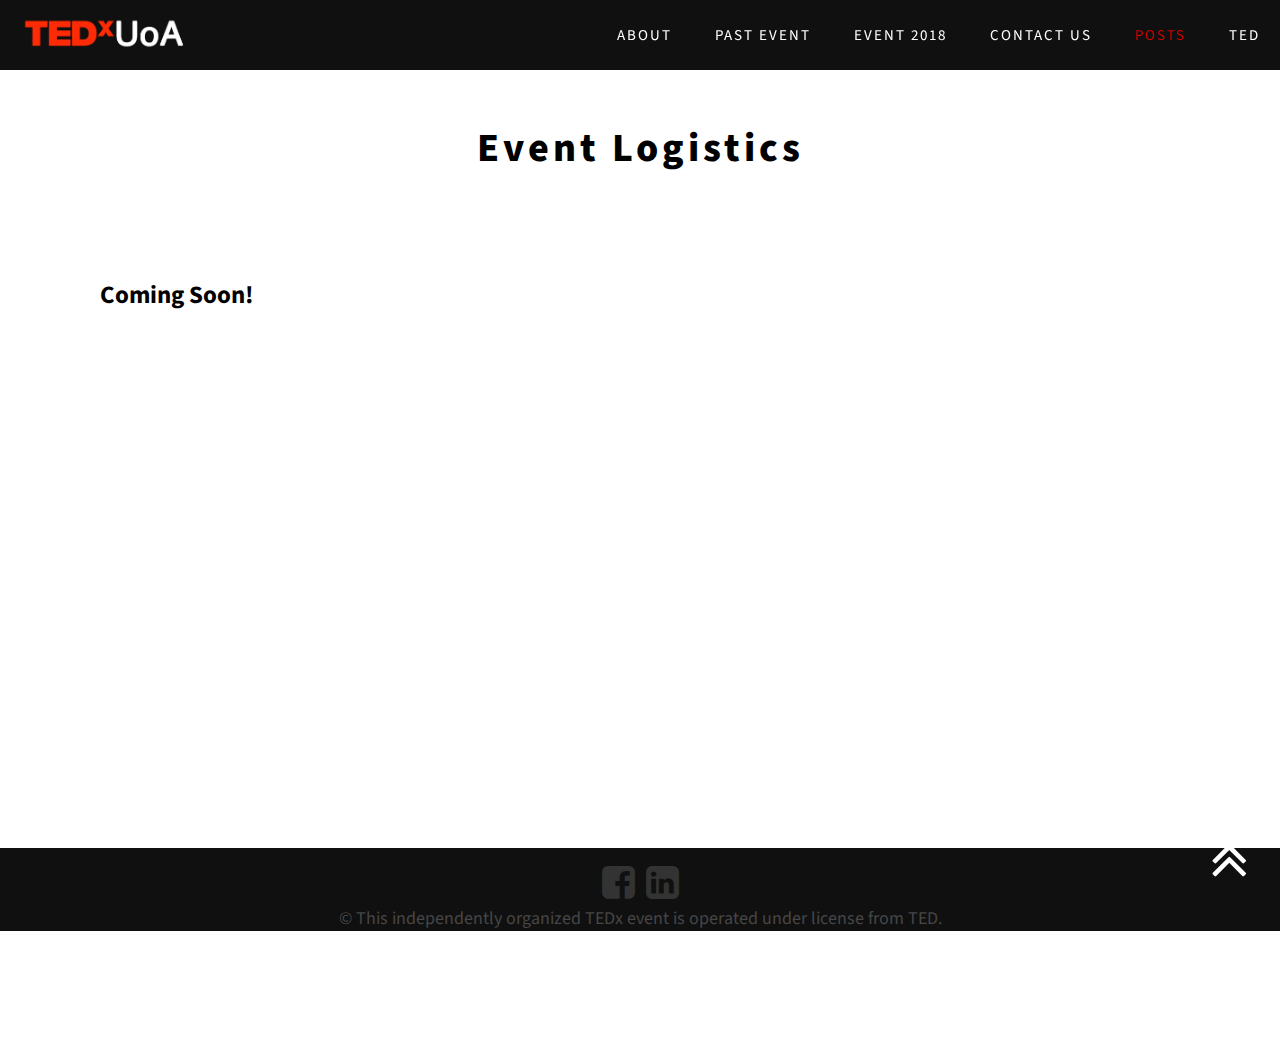
<file: post-eventlogistics.html>
<!DOCTYPE html>
<html lang="en">
<head>
      <!-- Global site tag (gtag.js) - Google Analytics -->
    <script async src="https://www.googletagmanager.com/gtag/js?id=UA-118795218-1"></script>
    <script>
        window.dataLayer = window.dataLayer || [];
        function gtag(){dataLayer.push(arguments);}
        gtag('js', new Date());

        gtag('config', 'UA-118795218-1');
    </script>

      <meta charset="UTF-8">
      <script src='https://cdn.firebase.com/js/client/2.2.1/firebase.js'></script>
      <script src="https://ajax.googleapis.com/ajax/libs/jquery/1.9.1/jquery.min.js"></script>
      <link href="https://fonts.googleapis.com/css?family=Source+Sans+Pro:300,300i,400,400i,600,600i,700,700i" rel="stylesheet">
      <link href="https://maxcdn.bootstrapcdn.com/font-awesome/4.7.0/css/font-awesome.min.css" rel="stylesheet">
      
      <link rel="icon" href="favicon.ico" type="../image/x-icon" />
      <link rel="shortcut icon" href="favicon.ico" type="../image/x-icon" />

      <meta name="viewport" content="width=device-width, initial-scale=1.0">
      <meta http-equiv="X-UA-Compatible" content="ie=edge">
      <title>Posts</title>

      <link rel="stylesheet" href="./style.css">
      <link rel="stylesheet" href="./poststyle.css">
      <script src="side.js"></script>
</head>
<body>
    <div class="wrapper">
        <nav>

          <div class="menu-icon">
                <i class="fa fa-bars fa-2x"></i>  
          </div>         

            <div class="logoSide">
                  <a href="./index.html"><img src="./imgs/logo.png" alt="logo" class="logoSide"></a>
            </div>

          <div class="menu">
                <ul>
                        <li><a href="./index.html#sectionZero" class="link"></a></li>
                        <li><a href="./index.html#sectionOne" class="link">ABOUT</a></li>
                        <li><a href="./index.html#sectionTwo" class="link">PAST EVENT</a></li>
                        <li><a href="./index.html#sectionThree" class="link">EVENT 2018</a></li>
                        <li> <a href="./index.html#sectionFour" class="link">CONTACT US</a></li>
                        <li> <a href="./posts.html" class="link" style="color: #d20000">POSTS</a></li>
                        <li> <a href="./ted.html" class="link" >TED</a></li>
                </ul>
          </div>
        </nav>
    </div>

      <div id="subPostZero">
          <p style="text-align: center; padding-top: 50px; font-weight: 800; font-size: 40px; letter-spacing: 4px; word-wrap: break-word; ">Event Logistics</p>
          <div class="text">
              <!-- <p>
                TEDxUoA helds its inaugural event in 2018!
                <br>
                <br>
                It was a massive undertaking involving the coordination of teams from Education, Events, Sponsorship and Marketing.
                <br>
                <br>
                Over the course of a day there were 8 Speakers, 4 Performers and 100 Attendees.
                <br>
                <br>
                Continue reading below to see some of the awesome stuff that happened!
                <br>
                <br>
              </p>
          </div>
          <div class="featureImageContainer"><img src="./imgs/food.jpg" id="featureImage"></div>
          <div class="text">          
              <h5>Food</h5>
              <p> 
                In addition there were well over 100 Mrs Higgins Cookies, 100 Zen Lunchboxes, 100 Muncho Cupcakes and an endless supply of RedBull.
              </p>
          </div> -->
          <h5>Coming Soon!</h5>
          <br>
          <br>
          <br>
          <br>
          <br>
          <br>
          <br>
          <br>
          <br>
          <br>
          <br>
          <br>
          <br>
          <br>
          <br>
          <br>
          <br>
          <br>
          <br>
          <br>

        </div> 

      <div id="sectionFive" div class="mydiv">

                  <div id="lab_social_icon_footer">                       
                        <a href="https://www.facebook.com/TEDxUoA/" target="_blank"><i id="social-fb" class="fa fa-facebook-square fa-3x social"></i></a>
                        <a href="https://www.linkedin.com/company/tedxuoa/" target="_blank"><i id="social-ln" class="fa fa-linkedin-square fa-3x social"></i></a>
                        <p>© This independently organized TEDx event is operated under license from TED.</p>
                  </div>
      </div>

      <a href="#" class="back-to-top" style="display:inline;">
            <i class="fa fa-angle-double-up"></i>   
      </a>


</body>
</html>
</file>
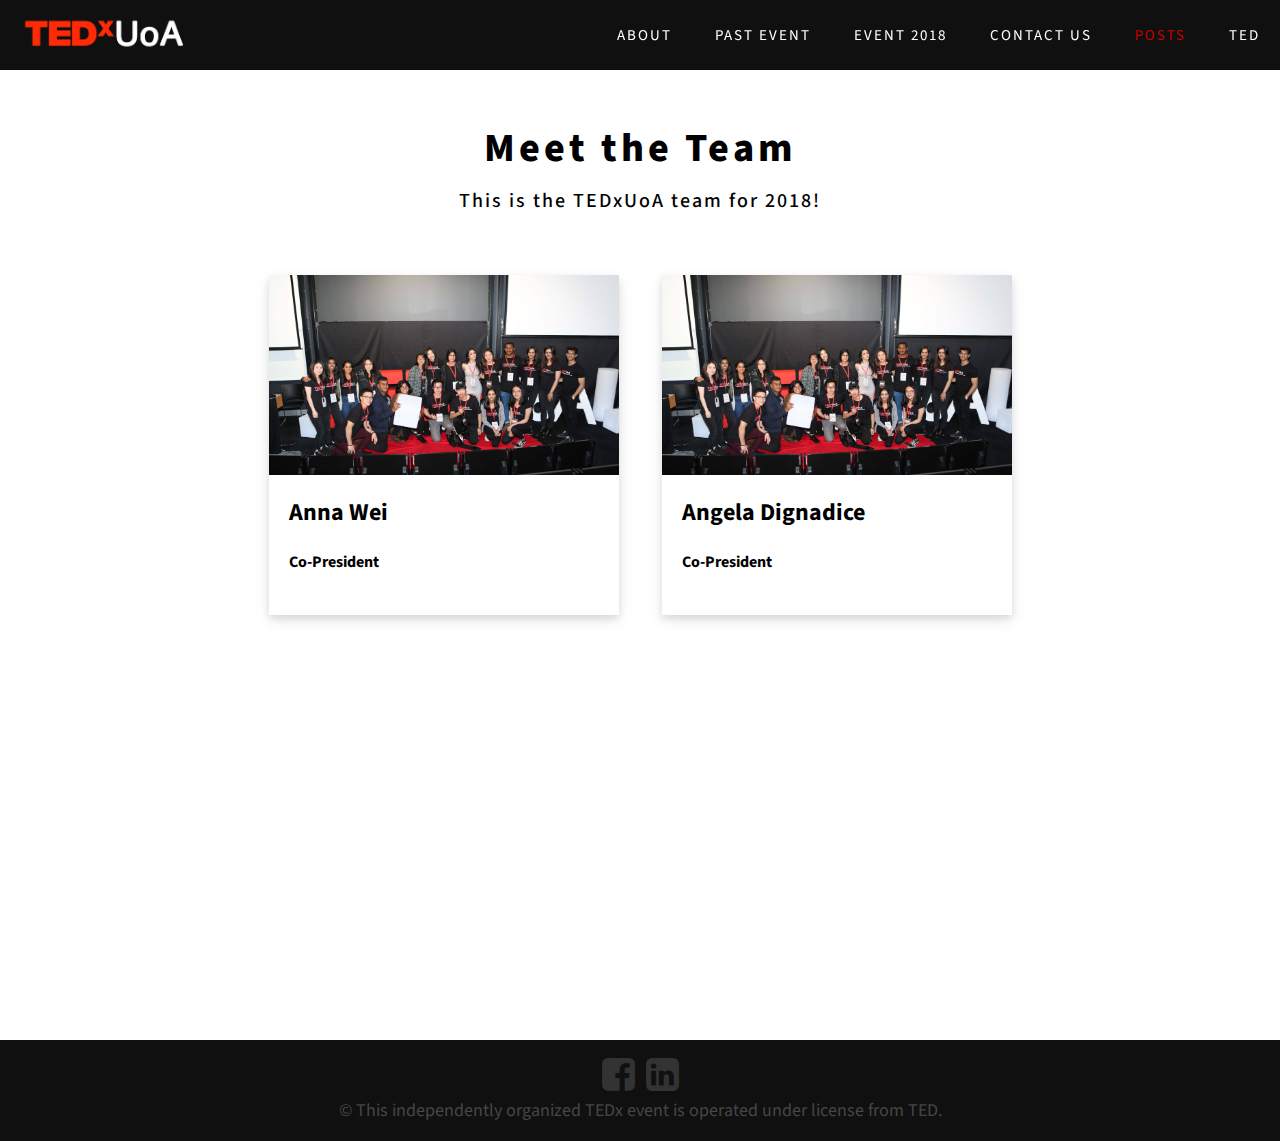
<file: post-meettheteam.html>
<!DOCTYPE html>
<html lang="en">
<head>
      <!-- Global site tag (gtag.js) - Google Analytics -->
    <script async src="https://www.googletagmanager.com/gtag/js?id=UA-118795218-1"></script>
    <script>
        window.dataLayer = window.dataLayer || [];
        function gtag(){dataLayer.push(arguments);}
        gtag('js', new Date());

        gtag('config', 'UA-118795218-1');
    </script>

      <meta charset="UTF-8">
      <script src='https://cdn.firebase.com/js/client/2.2.1/firebase.js'></script>
      <script src="https://ajax.googleapis.com/ajax/libs/jquery/1.9.1/jquery.min.js"></script>
      <link href="https://fonts.googleapis.com/css?family=Source+Sans+Pro:300,300i,400,400i,600,600i,700,700i" rel="stylesheet">
      <link href="https://maxcdn.bootstrapcdn.com/font-awesome/4.7.0/css/font-awesome.min.css" rel="stylesheet">
      
      <link rel="icon" href="favicon.ico" type="image/x-icon" />
      <link rel="shortcut icon" href="favicon.ico" type="image/x-icon" />

      <meta name="viewport" content="width=device-width, initial-scale=1.0">
      <meta http-equiv="X-UA-Compatible" content="ie=edge">
      <title>Posts</title>

      <link rel="stylesheet" href="./style.css">
      <link rel="stylesheet" href="./poststyle.css">
      <script src="side.js"></script>
</head>
<body>
    <div class="wrapper">
        <nav>

          <div class="menu-icon">
                <i class="fa fa-bars fa-2x"></i>  
          </div>         

            <div class="logoSide">
                  <a href="index.html"><img src="imgs/logo.png" alt="logo" class="logoSide"></a>
            </div>

          <div class="menu">
                <ul>
                        <li><a href="index.html#sectionZero" class="link"></a></li>
                        <li><a href="index.html#sectionOne" class="link">ABOUT</a></li>
                        <li><a href="index.html#sectionTwo" class="link">PAST EVENT</a></li>
                        <li><a href="index.html#sectionThree" class="link">EVENT 2018</a></li>
                        <li> <a href="index.html#sectionFour" class="link">CONTACT US</a></li>
                        <li> <a href="posts.html" class="link" style="color: #d20000">POSTS</a></li>
                        <li> <a href="ted.html" class="link" >TED</a></li>
                </ul>
          </div>
        </nav>
    </div>

      <div id="subPostZero">
        
          <p style="text-align: center; padding-top: 50px; font-weight: 800; font-size: 40px; letter-spacing: 4px; word-wrap: break-word; ">Meet the Team</p>
          <p style="text-align: center;  font-weight: 500; font-size: 20px; margin-top: -30px; margin-bottom: 40px; letter-spacing: 2px; word-wrap: break-word;">This is the TEDxUoA team for 2018!</p>

        <div id="container">
            <div class="post">
                <div class="imageContainer"><img class="image" src="./imgs/team2.jpg"></div>
                <div class="innerContainer">
                    <h2 class="postHeading">Anna Wei</h2>
                    <h4 class="postSubHeading">Co-President</h4>
                </div>
            </div>

            <div class="post">
                <div class="imageContainer"><img class="image" src="./imgs/team2.jpg"></div>
                <div class="innerContainer">
                  <h2 class="postHeading">Angela Dignadice</h2>
                  <h4 class="postSubHeading">Co-President</h4>
                </div>
            </div>

            <!-- <div class="post">
                <div class="imageContainer"><img class="image" src="./imgs/team2.jpg"></div>
                <div class="innerContainer">
                  <h2 class="postHeading">Sam Saga</h2>
                  <h4 class="postSubHeading">Marketing Team Lead</h4>
                </div>
            </div>

            <div class="post">
                <div class="imageContainer"><img class="image" src="./imgs/team2.jpg"></div>
                <div class="innerContainer">
                  <h2 class="postHeading">Anna Wei</h2>
                  <h4 class="postSubHeading">Co-President</h4>
                </div>
            </div>

            <div class="post">
                <div class="imageContainer"><img class="image" src="./imgs/team2.jpg"></div>
                <div class="innerContainer">
                  <h2 class="postHeading">Anna Wei</h2>
                  <h4 class="postSubHeading">Co-President</h4>
                </div>
            </div>

            <div class="post">
                <div class="imageContainer"><img class="image" src="./imgs/team2.jpg"></div>
                <div class="innerContainer">
                  <h2 class="postHeading">Anna Wei</h2>
                  <h4 class="postSubHeading">Co-President</h4>
                </div>
            </div> -->
        </div>

      </div> 

      <div id="sectionFive" div class="mydiv">

                  <div id="lab_social_icon_footer">                       
                        <a href="https://www.facebook.com/TEDxUoA/" target="_blank"><i id="social-fb" class="fa fa-facebook-square fa-3x social"></i></a>
                        <a href="https://www.linkedin.com/company/tedxuoa/" target="_blank"><i id="social-ln" class="fa fa-linkedin-square fa-3x social"></i></a>
                        <p>© This independently organized TEDx event is operated under license from TED.</p>
                  </div>
      </div>

      <a href="#" class="back-to-top" style="display:inline;">
            <i class="fa fa-angle-double-up"></i>   
      </a>


</body>
</html>
</file>
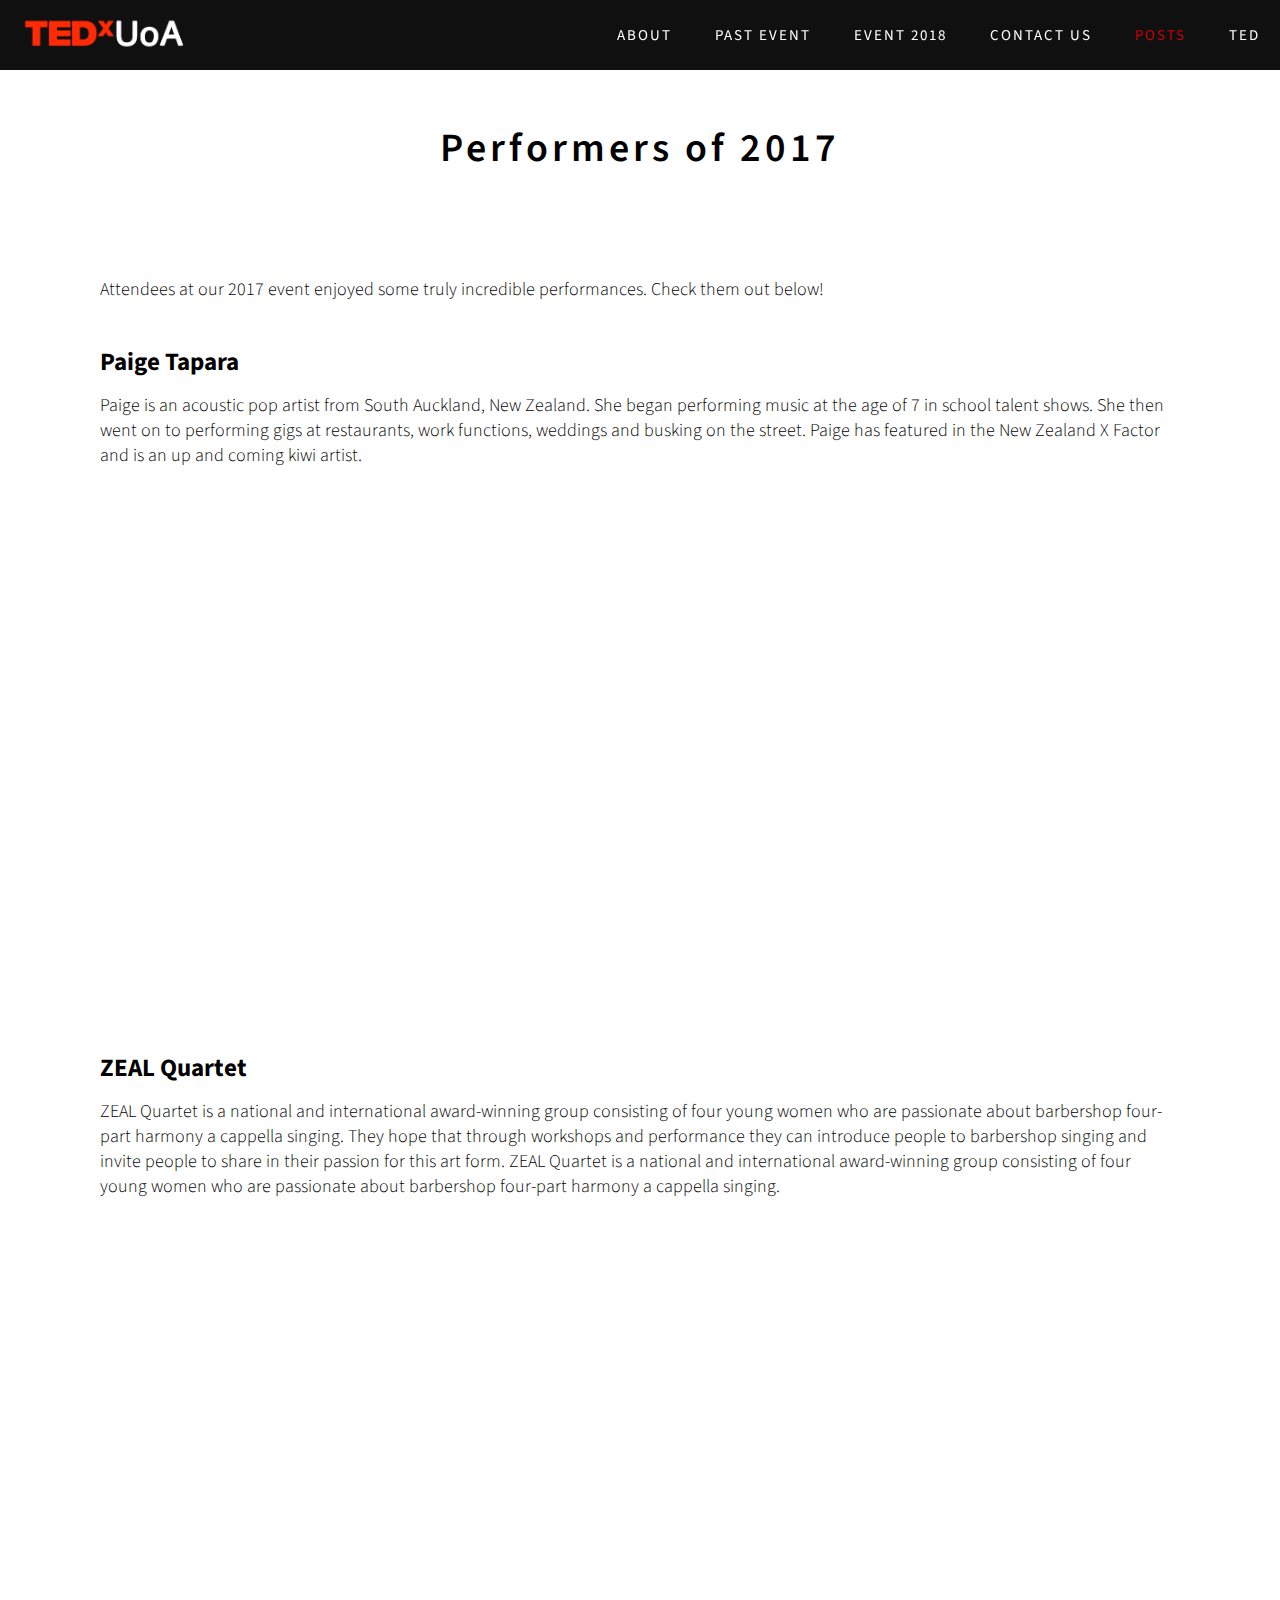
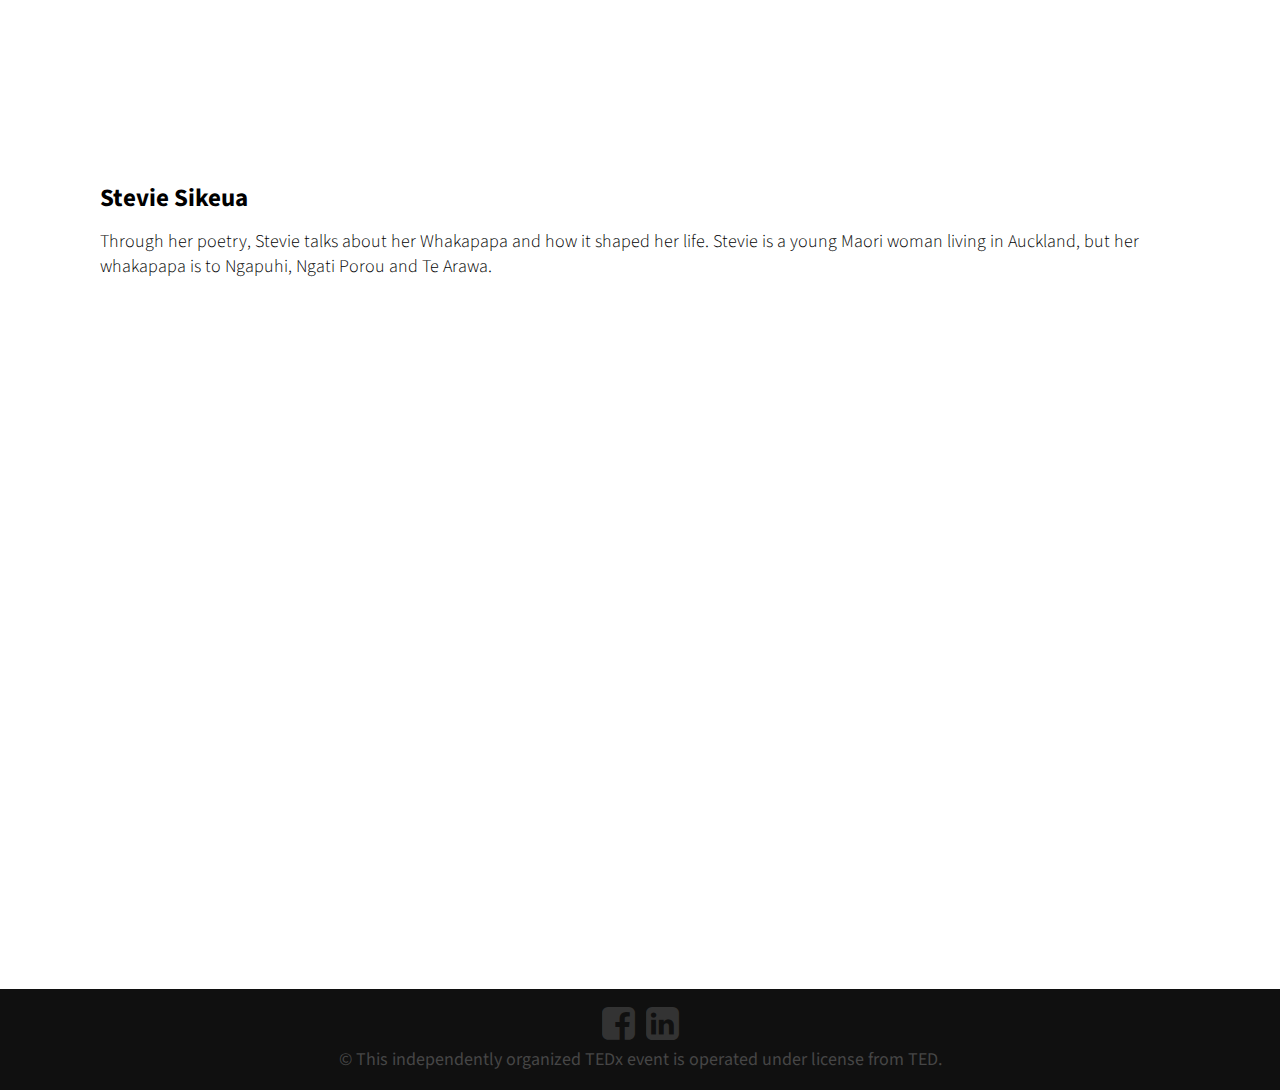
<file: post-performers.html>
<!DOCTYPE html>
<html lang="en">
<head>
      <!-- Global site tag (gtag.js) - Google Analytics -->
    <script async src="https://www.googletagmanager.com/gtag/js?id=UA-118795218-1"></script>
    <script>
        window.dataLayer = window.dataLayer || [];
        function gtag(){dataLayer.push(arguments);}
        gtag('js', new Date());

        gtag('config', 'UA-118795218-1');
    </script>

      <meta charset="UTF-8">
      <script src='https://cdn.firebase.com/js/client/2.2.1/firebase.js'></script>
      <script src="https://ajax.googleapis.com/ajax/libs/jquery/1.9.1/jquery.min.js"></script>
      <link href="https://fonts.googleapis.com/css?family=Source+Sans+Pro:300,300i,400,400i,600,600i,700,700i" rel="stylesheet">
      <link href="https://maxcdn.bootstrapcdn.com/font-awesome/4.7.0/css/font-awesome.min.css" rel="stylesheet">
      
      <link rel="icon" href="favicon.ico" type="../image/x-icon" />
      <link rel="shortcut icon" href="favicon.ico" type="../image/x-icon" />

      <meta name="viewport" content="width=device-width, initial-scale=1.0">
      <meta http-equiv="X-UA-Compatible" content="ie=edge">
      <title>Posts</title>

      <link rel="stylesheet" href="./style.css">
      <link rel="stylesheet" href="./poststyle.css">
      <script src="side.js"></script>
</head>
<body>
    <div class="wrapper">
        <nav>

          <div class="menu-icon">
                <i class="fa fa-bars fa-2x"></i>  
          </div>         

            <div class="logoSide">
                  <a href="./index.html"><img src="./imgs/logo.png" alt="logo" class="logoSide"></a>
            </div>

          <div class="menu">
                <ul>
                        <li><a href="./index.html#sectionZero" class="link"></a></li>
                        <li><a href="./index.html#sectionOne" class="link">ABOUT</a></li>
                        <li><a href="./index.html#sectionTwo" class="link">PAST EVENT</a></li>
                        <li><a href="./index.html#sectionThree" class="link">EVENT 2018</a></li>
                        <li> <a href="./index.html#sectionFour" class="link">CONTACT US</a></li>
                        <li> <a href="./posts.html" class="link" style="color: #d20000">POSTS</a></li>
                        <li> <a href="./ted.html" class="link" >TED</a></li>
                </ul>
          </div>
        </nav>
    </div>

      <div id="subPostZero">
          <p style="text-align: center; padding-top: 50px; font-weight: 600; font-size: 40px; letter-spacing: 4px; word-wrap: break-word; ">Performers of 2017</p>
          <div class="text">
              <p> Attendees at our 2017 event enjoyed some truly incredible performances. Check them out below!</p>
              <h5>Paige Tapara</h5>
              <p>Paige is an acoustic pop artist from South Auckland, New Zealand. She began performing music at the age of 7 in school talent shows. She then went on to performing gigs at restaurants, work functions, weddings and busking on the street. Paige has featured in the New Zealand X Factor and is an up and coming kiwi artist.</p>
              <p class="iframeSpace" align="center"><iframe src="https://www.youtube.com/embed/vtRiAJt7O3w" frameborder="0" allow="autoplay; encrypted-media" allowfullscreen></iframe></p>
              <h5>ZEAL Quartet</h5>
              <p>ZEAL Quartet is a national and international award-winning group consisting of four young women who are passionate about barbershop four-part harmony a cappella singing. They hope that through workshops and performance they can introduce people to barbershop singing and invite people to share in their passion for this art form. ZEAL Quartet is a national and international award-winning group consisting of four young women who are passionate about barbershop four-part harmony a cappella singing. </p>
              <p class="iframe" align="center"><iframe src="https://www.youtube.com/embed/oC-jPYvhvsQ" frameborder="0" allow="autoplay; encrypted-media" allowfullscreen></iframe></p>
              <h5>Stevie Sikeua</h5>
              <p>Through her poetry, Stevie talks about her Whakapapa and how it shaped her life. Stevie is a young Maori woman living in Auckland, but her whakapapa is to Ngapuhi, Ngati Porou and Te Arawa.</p>
              <p class="iframe" align="center"><iframe src="https://www.youtube.com/embed/_CScSGJO5tI" frameborder="0" allow="autoplay; encrypted-media" allowfullscreen></iframe></p>
          </div>
          

        </div> 

      <div id="sectionFive" div class="mydiv">

                  <div id="lab_social_icon_footer">                       
                        <a href="https://www.facebook.com/TEDxUoA/" target="_blank"><i id="social-fb" class="fa fa-facebook-square fa-3x social"></i></a>
                        <a href="https://www.linkedin.com/company/tedxuoa/" target="_blank"><i id="social-ln" class="fa fa-linkedin-square fa-3x social"></i></a>
                        <p>© This independently organized TEDx event is operated under license from TED.</p>
                  </div>
      </div>

      <a href="#" class="back-to-top" style="display:inline;">
            <i class="fa fa-angle-double-up"></i>   
      </a>


</body>
</html>
</file>
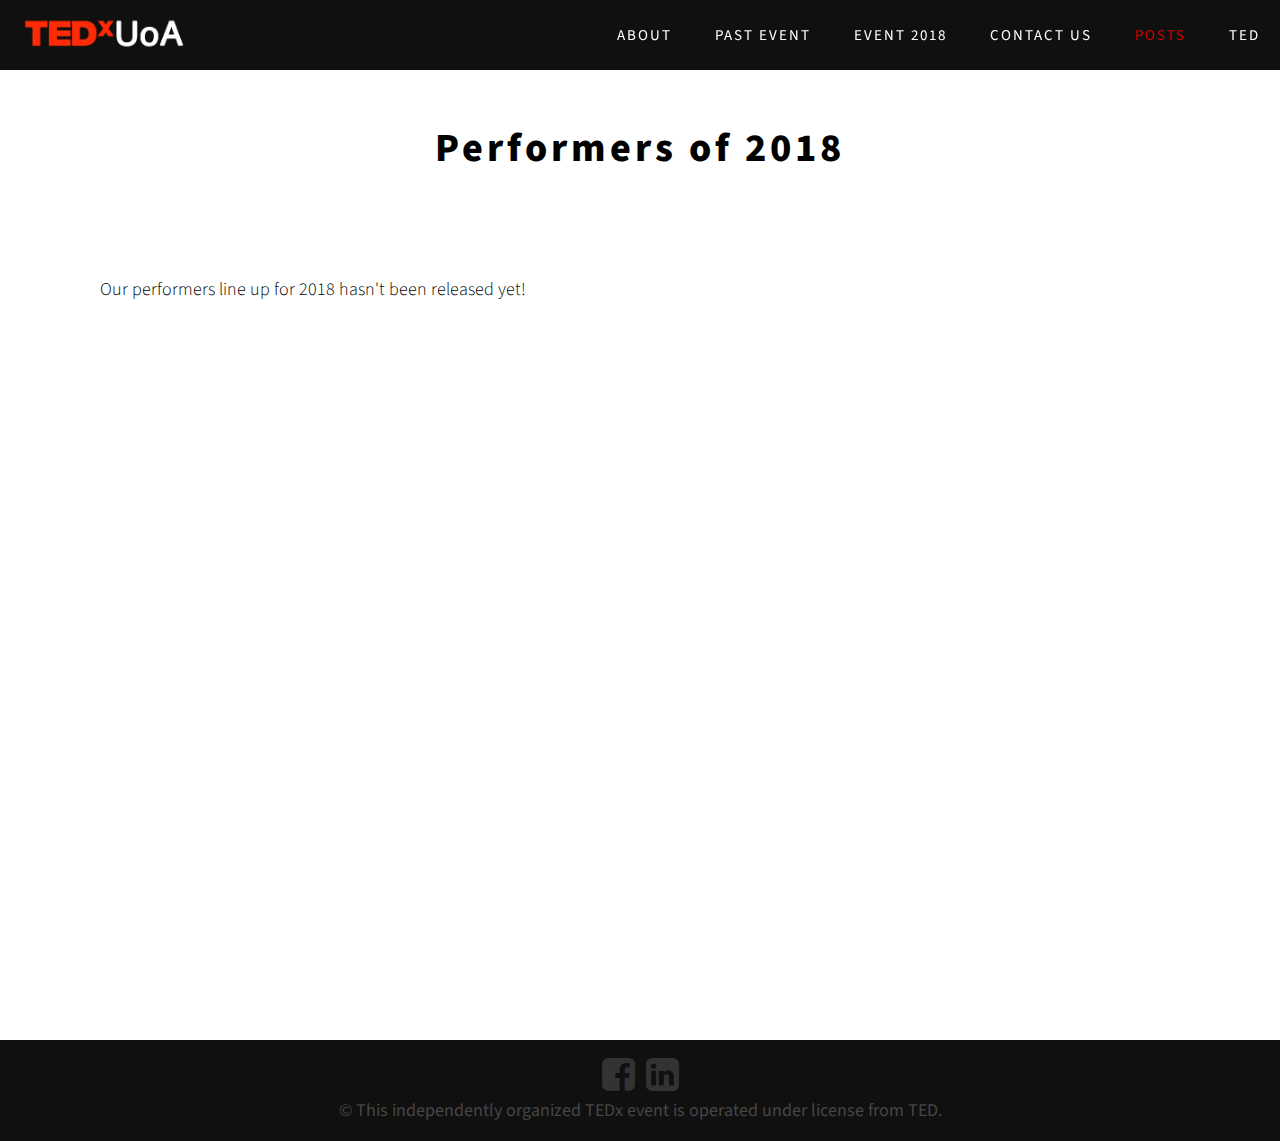
<file: post-performers2018.html>
<!DOCTYPE html>
<html lang="en">
<head>
      <!-- Global site tag (gtag.js) - Google Analytics -->
    <script async src="https://www.googletagmanager.com/gtag/js?id=UA-118795218-1"></script>
    <script>
        window.dataLayer = window.dataLayer || [];
        function gtag(){dataLayer.push(arguments);}
        gtag('js', new Date());

        gtag('config', 'UA-118795218-1');
    </script>

      <meta charset="UTF-8">
      <script src='https://cdn.firebase.com/js/client/2.2.1/firebase.js'></script>
      <script src="https://ajax.googleapis.com/ajax/libs/jquery/1.9.1/jquery.min.js"></script>
      <link href="https://fonts.googleapis.com/css?family=Source+Sans+Pro:300,300i,400,400i,600,600i,700,700i" rel="stylesheet">
      <link href="https://maxcdn.bootstrapcdn.com/font-awesome/4.7.0/css/font-awesome.min.css" rel="stylesheet">
      
      <link rel="icon" href="favicon.ico" type="../image/x-icon" />
      <link rel="shortcut icon" href="favicon.ico" type="../image/x-icon" />

      <meta name="viewport" content="width=device-width, initial-scale=1.0">
      <meta http-equiv="X-UA-Compatible" content="ie=edge">
      <title>Posts</title>

      <link rel="stylesheet" href="./style.css">
      <link rel="stylesheet" href="./poststyle.css">
      <script src="side.js"></script>
</head>
<body>
    <div class="wrapper">
        <nav>

          <div class="menu-icon">
                <i class="fa fa-bars fa-2x"></i>  
          </div>         

            <div class="logoSide">
                  <a href="./index.html"><img src="./imgs/logo.png" alt="logo" class="logoSide"></a>
            </div>

          <div class="menu">
                <ul>
                        <li><a href="./index.html#sectionZero" class="link"></a></li>
                        <li><a href="./index.html#sectionOne" class="link">ABOUT</a></li>
                        <li><a href="./index.html#sectionTwo" class="link">PAST EVENT</a></li>
                        <li><a href="./index.html#sectionThree" class="link">EVENT 2018</a></li>
                        <li> <a href="./index.html#sectionFour" class="link">CONTACT US</a></li>
                        <li> <a href="./posts.html" class="link" style="color: #d20000">POSTS</a></li>
                        <li> <a href="./ted.html" class="link" >TED</a></li>
                </ul>
          </div>
        </nav>
    </div>

      <div id="subPostZero">
          <p style="text-align: center; padding-top: 50px; font-weight: 800; font-size: 40px; letter-spacing: 4px; word-wrap: break-word; ">Performers of 2018</p>
          <div class="text">
              <p> Our performers line up for 2018 hasn't been released yet!</p>
          </div>
          

        </div> 

      <div id="sectionFive" div class="mydiv">

                  <div id="lab_social_icon_footer">                       
                        <a href="https://www.facebook.com/TEDxUoA/" target="_blank"><i id="social-fb" class="fa fa-facebook-square fa-3x social"></i></a>
                        <a href="https://www.linkedin.com/company/tedxuoa/" target="_blank"><i id="social-ln" class="fa fa-linkedin-square fa-3x social"></i></a>
                        <p>© This independently organized TEDx event is operated under license from TED.</p>
                  </div>
      </div>

      <a href="#" class="back-to-top" style="display:inline;">
            <i class="fa fa-angle-double-up"></i>   
      </a>


</body>
</html>
</file>
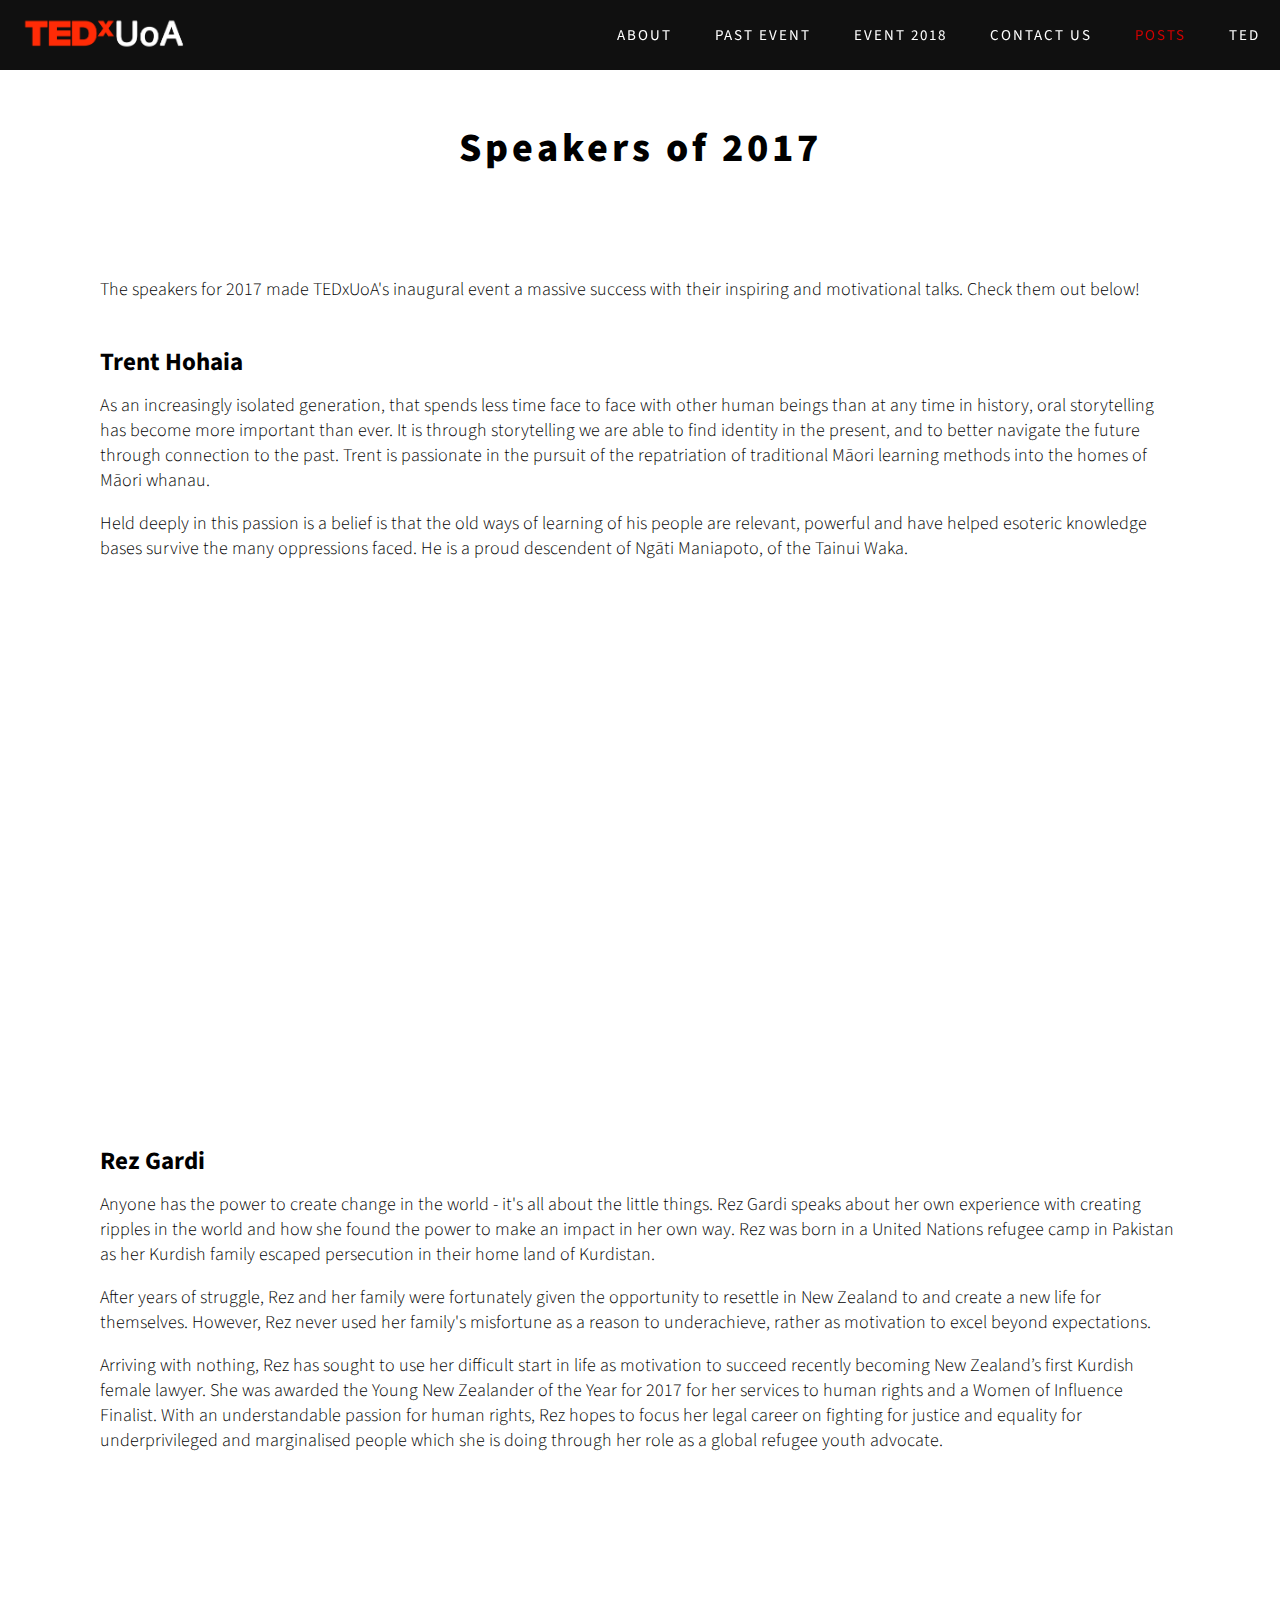
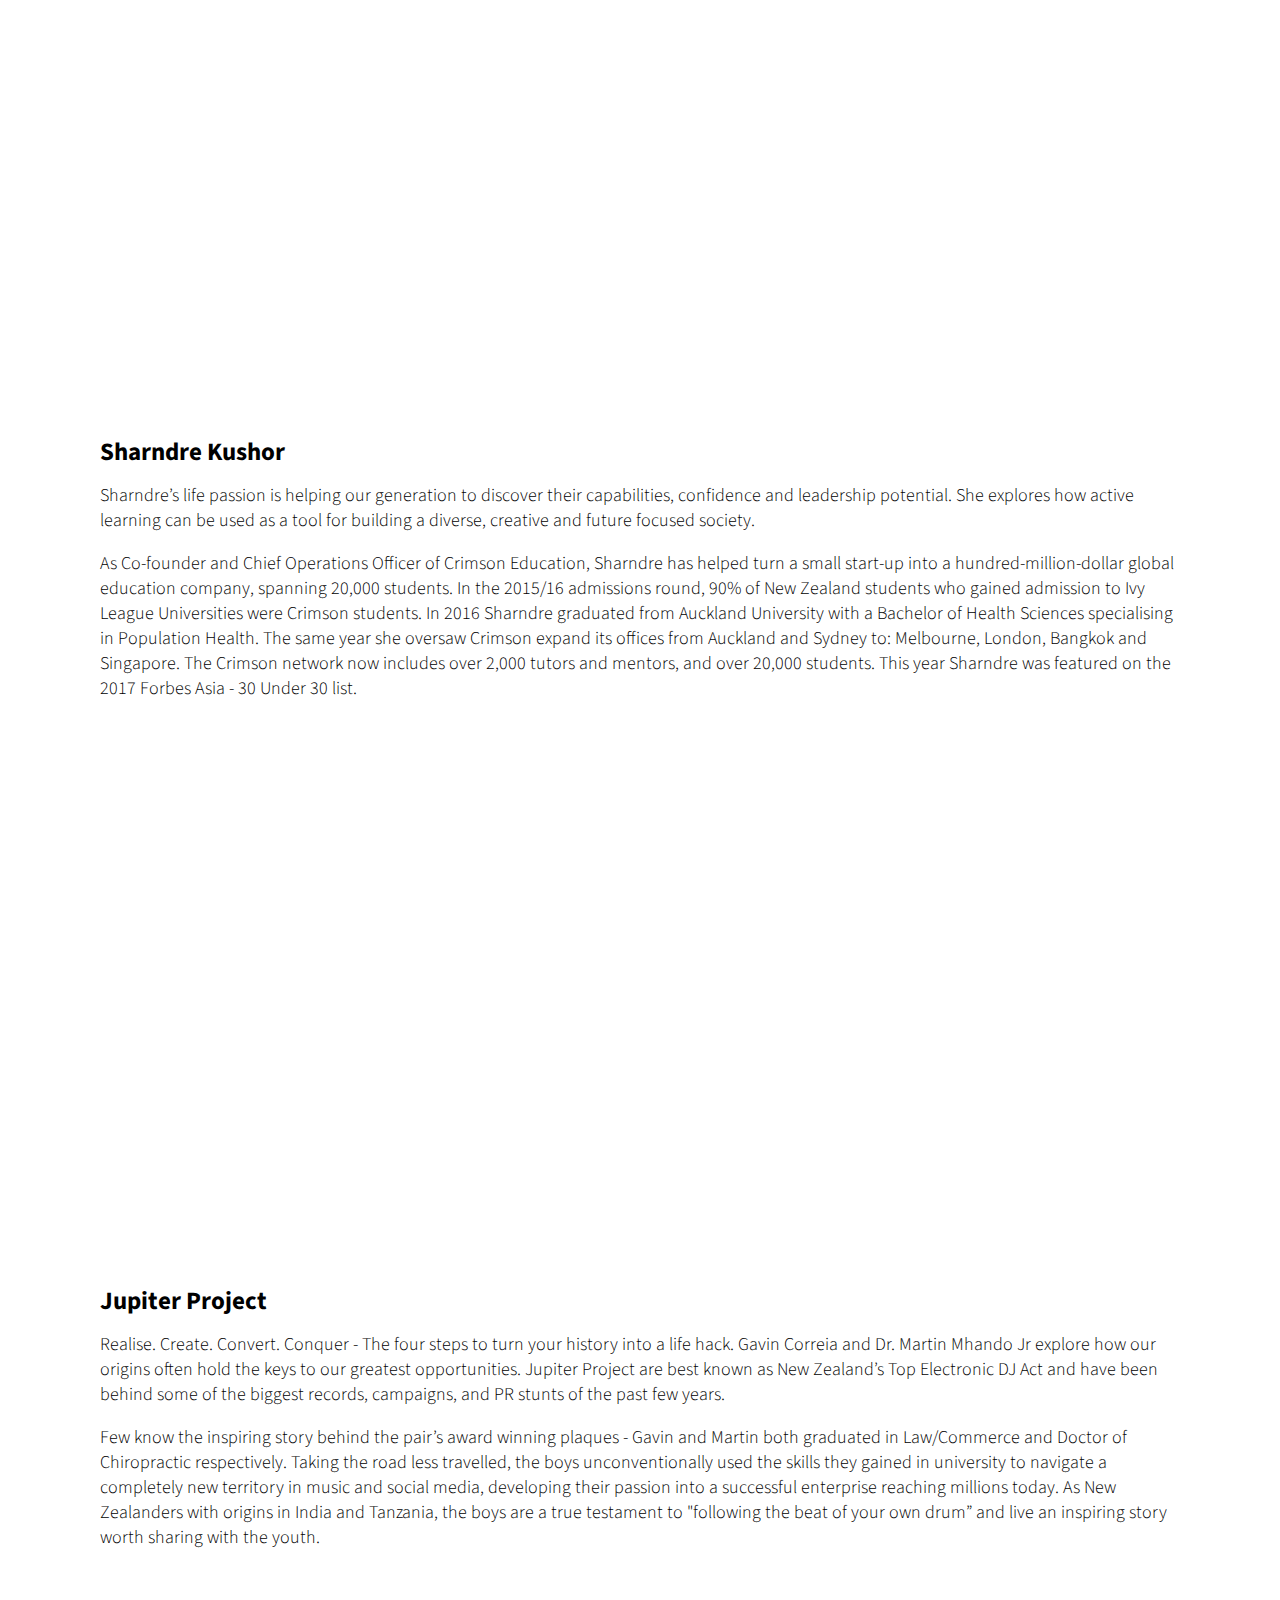
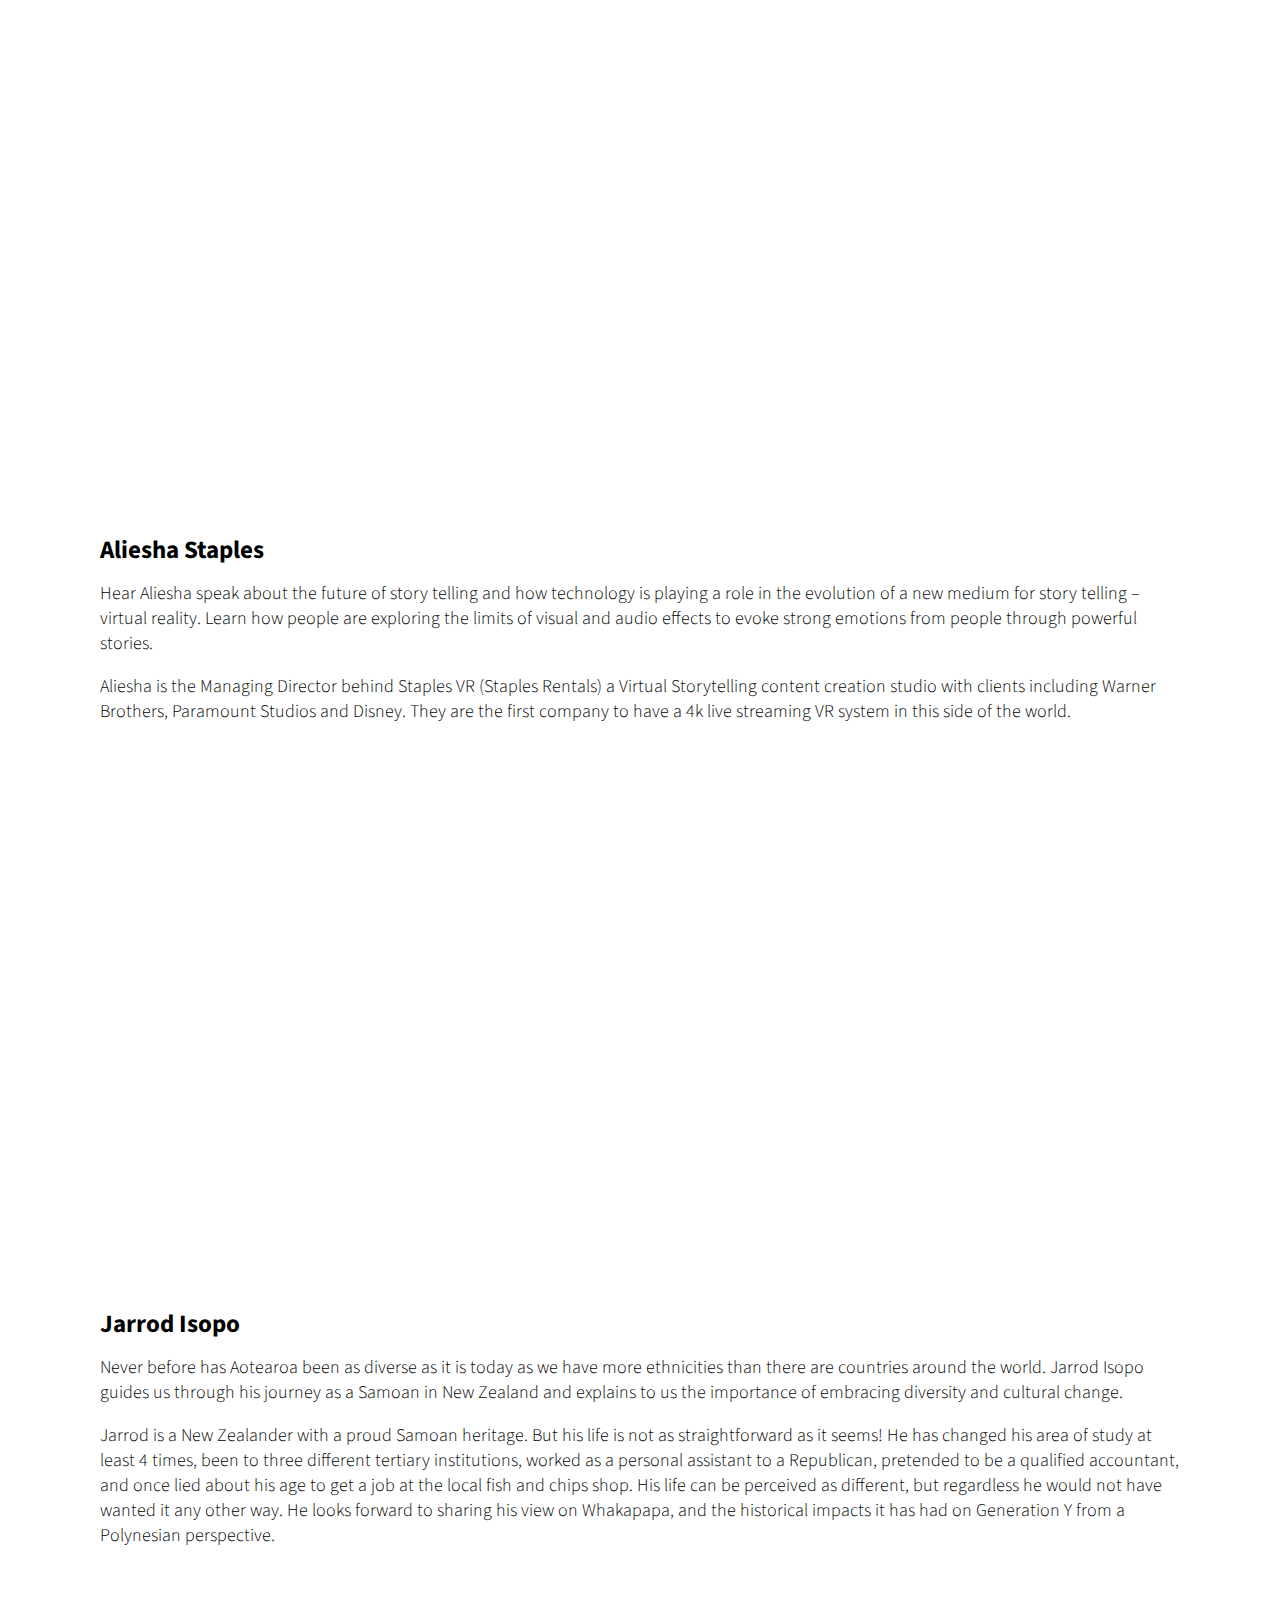
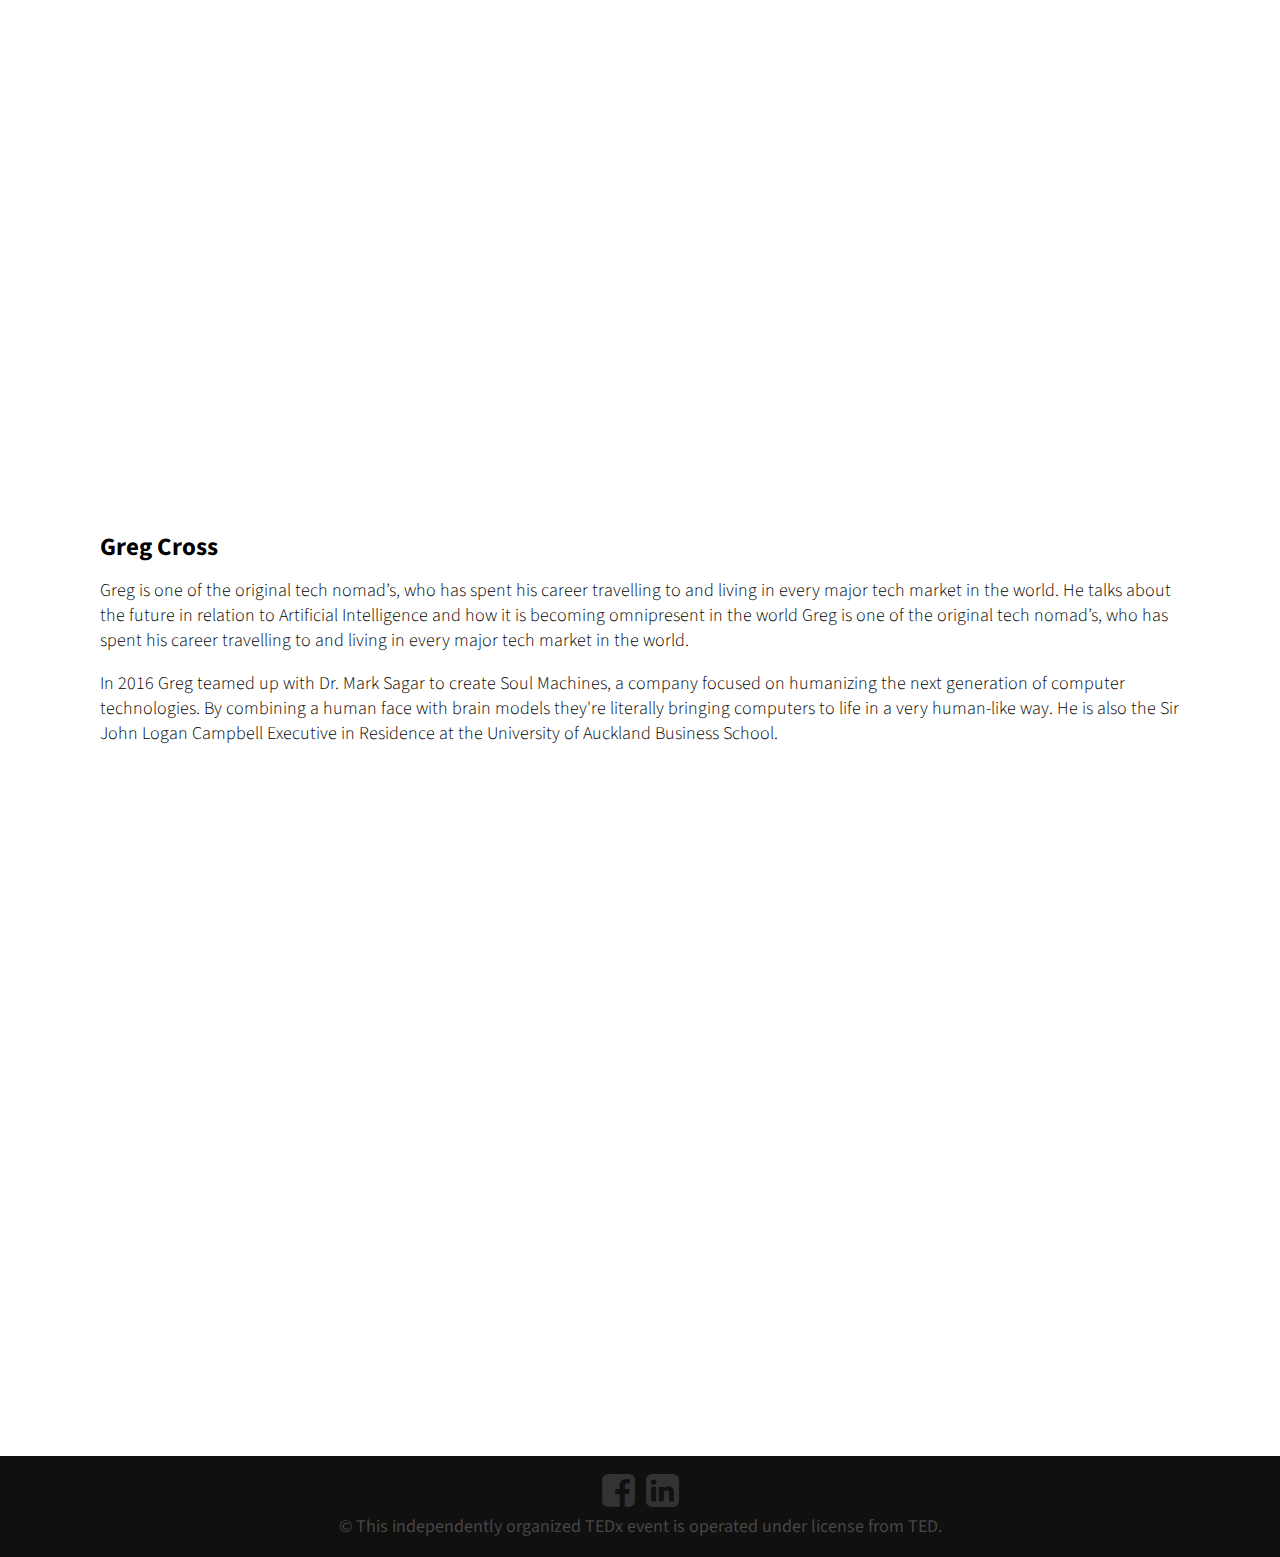
<file: post-speakers.html>
<!DOCTYPE html>
<html lang="en">
<head>
      <!-- Global site tag (gtag.js) - Google Analytics -->
    <script async src="https://www.googletagmanager.com/gtag/js?id=UA-118795218-1"></script>
    <script>
        window.dataLayer = window.dataLayer || [];
        function gtag(){dataLayer.push(arguments);}
        gtag('js', new Date());

        gtag('config', 'UA-118795218-1');
    </script>

      <meta charset="UTF-8">
      <script src='https://cdn.firebase.com/js/client/2.2.1/firebase.js'></script>
      <script src="https://ajax.googleapis.com/ajax/libs/jquery/1.9.1/jquery.min.js"></script>
      <link href="https://fonts.googleapis.com/css?family=Source+Sans+Pro:300,300i,400,400i,600,600i,700,700i" rel="stylesheet">
      <link href="https://maxcdn.bootstrapcdn.com/font-awesome/4.7.0/css/font-awesome.min.css" rel="stylesheet">
      
      <link rel="icon" href="favicon.ico" type="../image/x-icon" />
      <link rel="shortcut icon" href="favicon.ico" type="../image/x-icon" />

      <meta name="viewport" content="width=device-width, initial-scale=1.0">
      <meta http-equiv="X-UA-Compatible" content="ie=edge">
      <title>Posts</title>

      <link rel="stylesheet" href="./style.css">
      <link rel="stylesheet" href="./poststyle.css">
      <script src="side.js"></script>
</head>
<body>
    <div class="wrapper">
        <nav>

          <div class="menu-icon">
                <i class="fa fa-bars fa-2x"></i>  
          </div>         

            <div class="logoSide">
                  <a href="./index.html"><img src="./imgs/logo.png" alt="logo" class="logoSide"></a>
            </div>

          <div class="menu">
                <ul>
                        <li><a href="./index.html#sectionZero" class="link"></a></li>
                        <li><a href="./index.html#sectionOne" class="link">ABOUT</a></li>
                        <li><a href="./index.html#sectionTwo" class="link">PAST EVENT</a></li>
                        <li><a href="./index.html#sectionThree" class="link">EVENT 2018</a></li>
                        <li> <a href="./index.html#sectionFour" class="link">CONTACT US</a></li>
                        <li> <a href="./posts.html" class="link" style="color: #d20000">POSTS</a></li>
                        <li> <a href="./ted.html" class="link" >TED</a></li>
                </ul>
          </div>
        </nav>
    </div>

      <div id="subPostZero">
          <p style="text-align: center; padding-top: 50px; font-weight: 800; font-size: 40px; letter-spacing: 4px; word-wrap: break-word; ">Speakers of 2017</p>
          <div class="text">
              <p> The speakers for 2017 made TEDxUoA's inaugural event a massive success with their inspiring and motivational talks. Check them out below!</p>
              
              <h5> Trent Hohaia </h5>
              <p>As an increasingly isolated generation, that spends less time face to face with other human beings than at any time in history, oral storytelling has become more important than ever. It is through storytelling we are able to find identity in the present, and to better navigate the future through connection to the past. Trent is passionate in the pursuit of the repatriation of traditional Māori learning methods into the homes of Māori whanau. </p>
              <p> Held deeply in this passion is a belief is that the old ways of learning of his people are relevant, powerful and have helped esoteric knowledge bases survive the many oppressions faced. He is a proud descendent of Ngāti Maniapoto, of the Tainui Waka.</p>
              <p class="iframe" align="center"><iframe width="860" height="515" src="https://www.youtube.com/embed/uh_9H93MACA" frameborder="0" allow="autoplay; encrypted-media" allowfullscreen></iframe></p>
              
              <h5>Rez Gardi</h5>
              <p>Anyone has the power to create change in the world - it's all about the little things. Rez Gardi speaks about her own experience with creating ripples in the world and how she found the power to make an impact in her own way. Rez was born in a United Nations refugee camp in Pakistan as her Kurdish family escaped persecution in their home land of Kurdistan.</p>
              <p>After years of struggle, Rez and her family were fortunately given the opportunity to resettle in New Zealand to and create a new life for themselves. However, Rez never used her family's misfortune as a reason to underachieve, rather as motivation to excel beyond expectations.</p>
              <p>   Arriving with nothing, Rez has sought to use her difficult start in life as motivation to succeed recently becoming New Zealand’s first Kurdish female lawyer. She was awarded the Young New Zealander of the Year for 2017 for her services to human rights and a Women of Influence Finalist. With an understandable passion for human rights, Rez hopes to focus her legal career on fighting for justice and equality for underprivileged and marginalised people which she is doing through her role as a global refugee youth advocate.</p>
              <p class="iframe" align="center"><iframe width="860" height="515" src="https://www.youtube.com/embed/qDtip9E6p-A" frameborder="0" allow="autoplay; encrypted-media" allowfullscreen></iframe></p>
              
              <h5>Sharndre Kushor </h5>
              <p>
                  Sharndre’s life passion is helping our generation to discover their capabilities, confidence and leadership potential. She explores how active learning can be used as a tool for building a diverse, creative and future focused society.</p>
              <p>  As Co-founder and Chief Operations Officer of Crimson Education, Sharndre has helped turn a small start-up into a hundred-million-dollar global education company, spanning 20,000 students. In the 2015/16 admissions round, 90% of New Zealand students who gained admission to Ivy League Universities were Crimson students.
                  In 2016 Sharndre graduated from Auckland University with a Bachelor of Health Sciences specialising in Population Health. The same year she oversaw Crimson expand its offices from Auckland and Sydney to: Melbourne, London, Bangkok and Singapore. The Crimson network now includes over 2,000 tutors and mentors, and over 20,000 students.
                  This year Sharndre was featured on the 2017 Forbes Asia - 30 Under 30 list.
              </p>
              <p class="iframe" align="center"><iframe width="860" height="515" src="https://www.youtube.com/embed/zZLYoiijDtc" frameborder="0" allow="autoplay; encrypted-media" allowfullscreen></iframe></p>

              <h5>Jupiter Project</h5>
              <p>
                  Realise. Create. Convert. Conquer - The four steps to turn your history into a life hack. Gavin Correia and Dr. Martin Mhando Jr explore how our origins often hold the keys to our greatest opportunities.  Jupiter Project are best known as New Zealand’s Top Electronic DJ Act and have been behind some of the biggest records, campaigns, and PR stunts of the past few years.</p>
                  <p>
                  Few know the inspiring story behind the pair’s award winning plaques - Gavin and Martin both graduated in Law/Commerce and Doctor of Chiropractic respectively. Taking the road less travelled, the boys unconventionally used the skills they gained in university to navigate a completely new territory in music and social media, developing their passion into a successful enterprise reaching millions today.
                  As New Zealanders with origins in India and Tanzania, the boys are a true testament to "following the beat of your own drum” and live an inspiring story worth sharing with the youth.
              </p>
              <p class="iframe" align="center"><iframe width="860" height="515" src="https://www.youtube.com/embed/T0A_1YRoEZY" frameborder="0" allow="autoplay; encrypted-media" allowfullscreen></iframe></p>

              <h5>Aliesha Staples</h5>
              <p>Hear Aliesha speak about the future of story telling and how technology is playing a role in the evolution of a new medium for story telling – virtual reality. Learn how people are exploring the limits of visual and audio effects to evoke strong emotions from people through powerful stories.</p><p> Aliesha is the Managing Director behind Staples VR (Staples Rentals) a Virtual Storytelling content creation studio with clients including Warner Brothers, Paramount Studios and Disney. They are the first company to have a 4k live streaming VR system in this side of the world.           
              </p>
              <p class="iframe" align="center"><iframe width="860" height="515" src="https://www.youtube.com/embed/QZ4gm0vqbYE" frameborder="0" allow="autoplay; encrypted-media" allowfullscreen></iframe></p>

     
              
              
              <h5>Jarrod Isopo</h5>
              <p>Never before has Aotearoa been as diverse as it is today as we have more ethnicities than there are countries around the world. Jarrod Isopo guides us through his journey as a Samoan in New Zealand and explains to us the importance of embracing diversity and cultural change.</p> 
              <p>Jarrod is a New Zealander with a proud Samoan heritage. But his life is not as straightforward as it seems!
                  He has changed his area of study at least 4 times, been to three different tertiary institutions, worked as a personal assistant to a Republican, pretended to be a qualified accountant, and once lied about his age to get a job at the local fish and chips shop. His life can be perceived as different, but regardless he would not have wanted it any other way. He looks forward to sharing his view on Whakapapa, and the historical impacts it has had on Generation Y from a Polynesian perspective. </p>
              <p align="center"><iframe width="860" height="515" src="https://www.youtube.com/embed/tj-JMNrfiJ4" frameborder="0" allow="autoplay; encrypted-media" allowfullscreen></iframe></p>
              
              <h5>Greg Cross</h5>
              <p>Greg is one of the original tech nomad’s, who has spent his career travelling to and living in every major tech market in the world.  He talks about the future in relation to Artificial Intelligence and how it is becoming omnipresent in the world Greg is one of the original tech nomad’s, who has spent his career travelling to and living in every major tech market in the world.</p>
              <p> In 2016 Greg teamed up with Dr. Mark Sagar to create Soul Machines, a company focused on humanizing the next generation of computer technologies. By combining a human face with brain models they're literally bringing computers to life in a very human-like way. He is also the Sir John Logan Campbell Executive in Residence at the University of Auckland Business School.</p>
              <p align="center"><iframe width="860" height="515" src="https://www.youtube.com/embed/JpCPwDeVErg" frameborder="0" allow="autoplay; encrypted-media" allowfullscreen></iframe></p>
          </div>
          

        </div> 

      <div id="sectionFive" div class="mydiv">

                  <div id="lab_social_icon_footer">                       
                        <a href="https://www.facebook.com/TEDxUoA/" target="_blank"><i id="social-fb" class="fa fa-facebook-square fa-3x social"></i></a>
                        <a href="https://www.linkedin.com/company/tedxuoa/" target="_blank"><i id="social-ln" class="fa fa-linkedin-square fa-3x social"></i></a>
                        <p>© This independently organized TEDx event is operated under license from TED.</p>
                  </div>
      </div>

      <a href="#" class="back-to-top" style="display:inline;">
            <i class="fa fa-angle-double-up"></i>   
      </a>


</body>
</html>
</file>
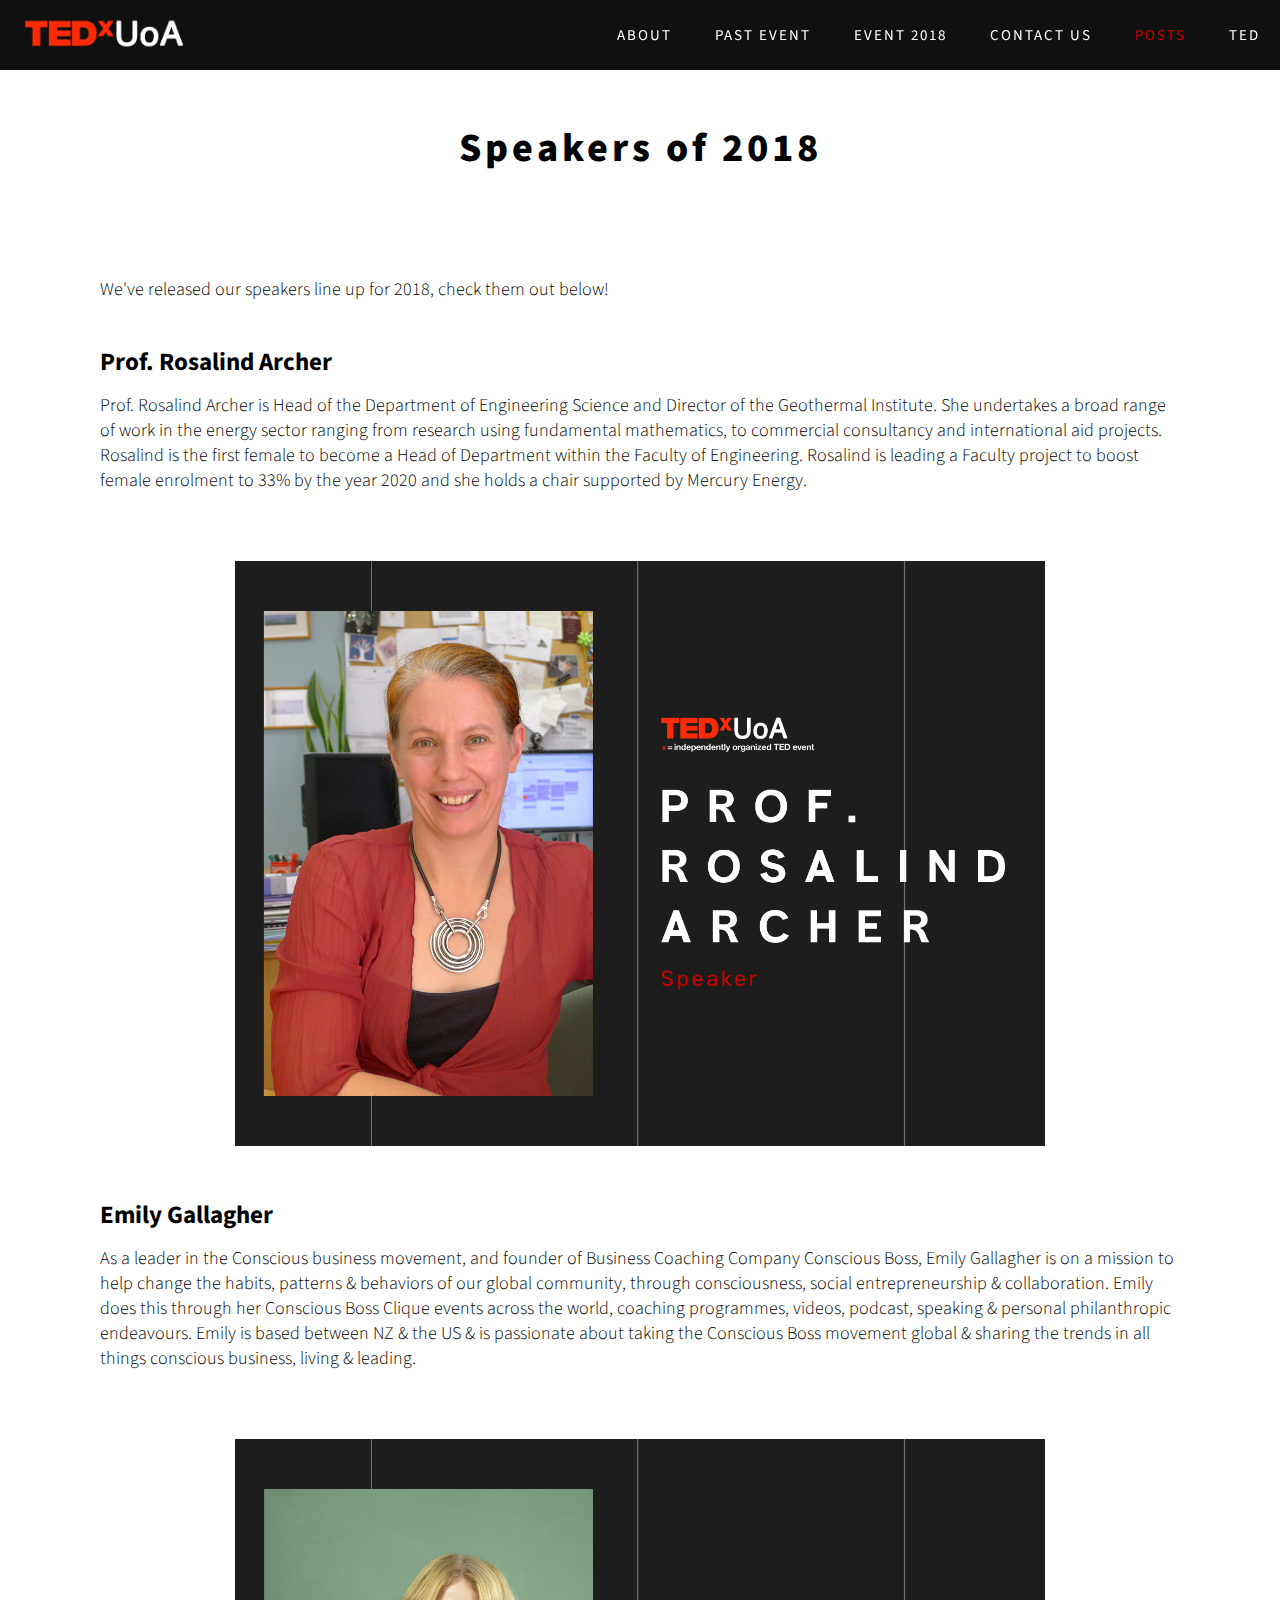
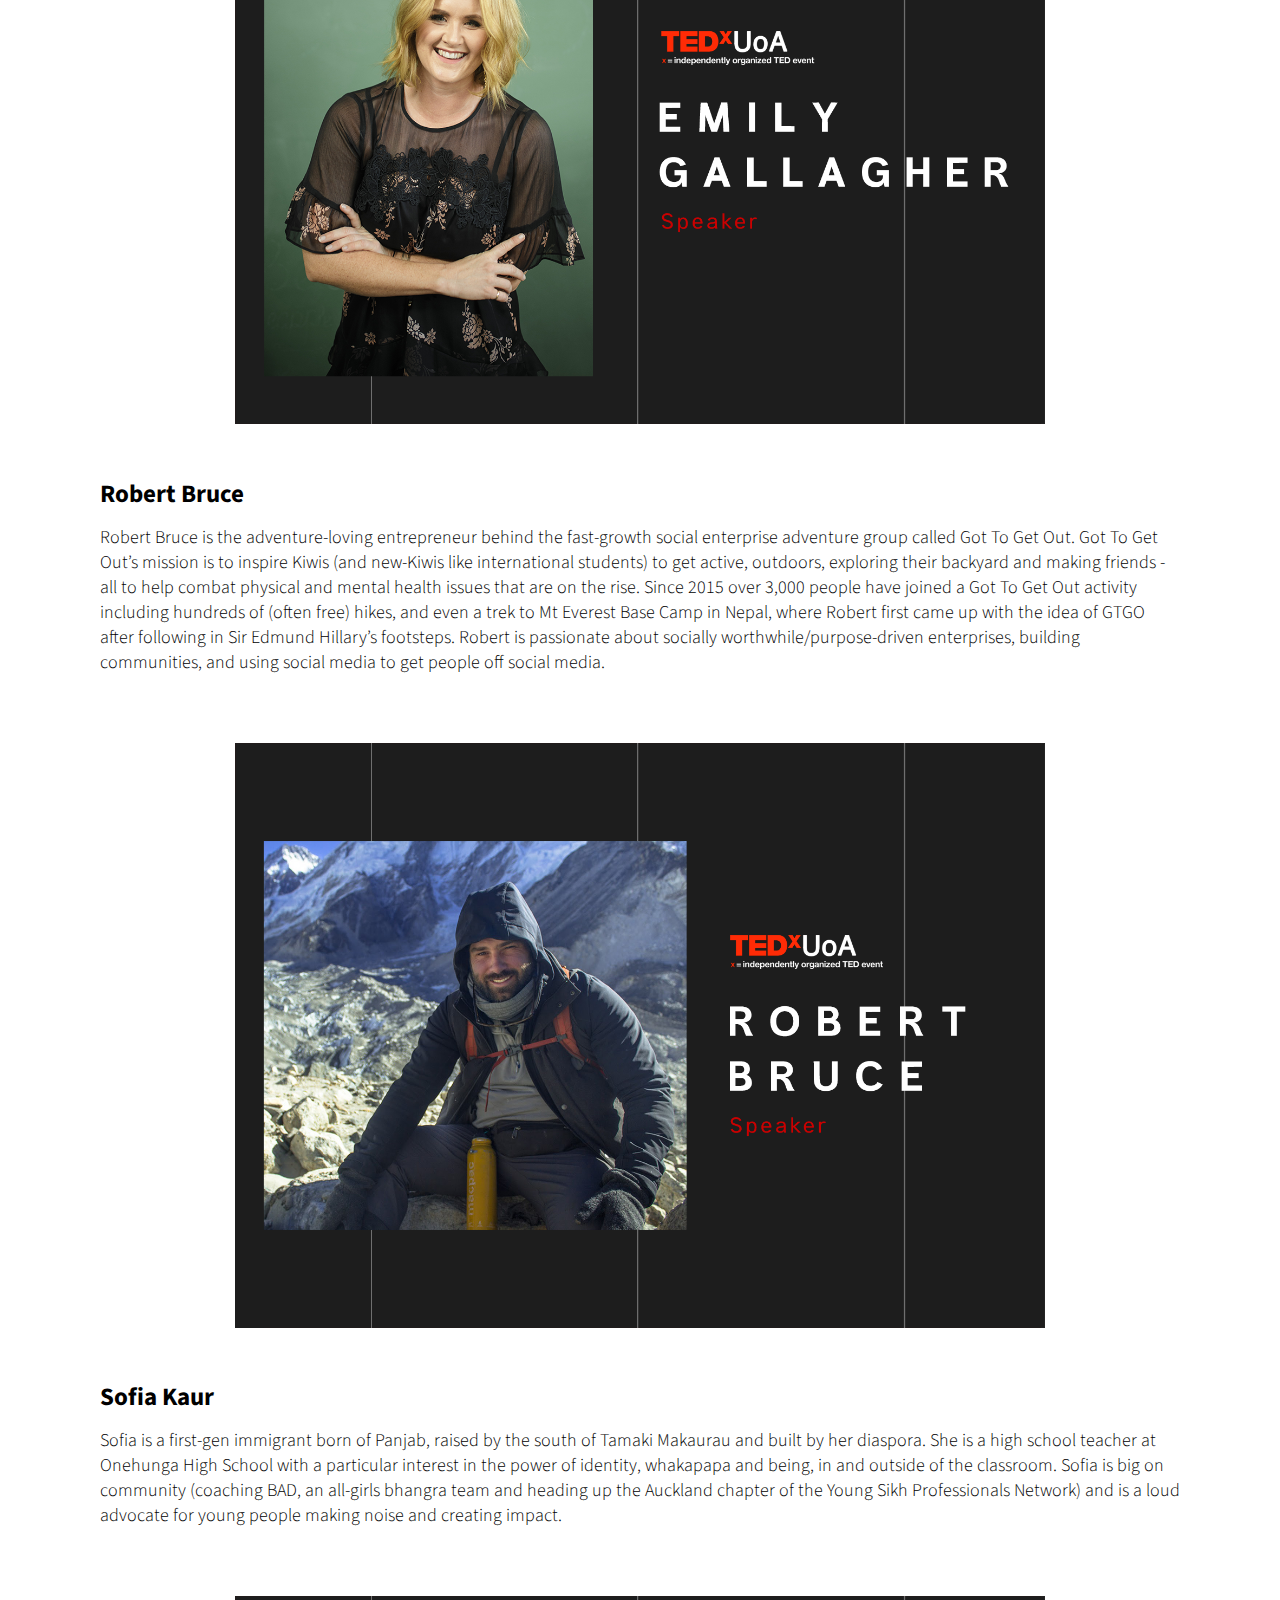
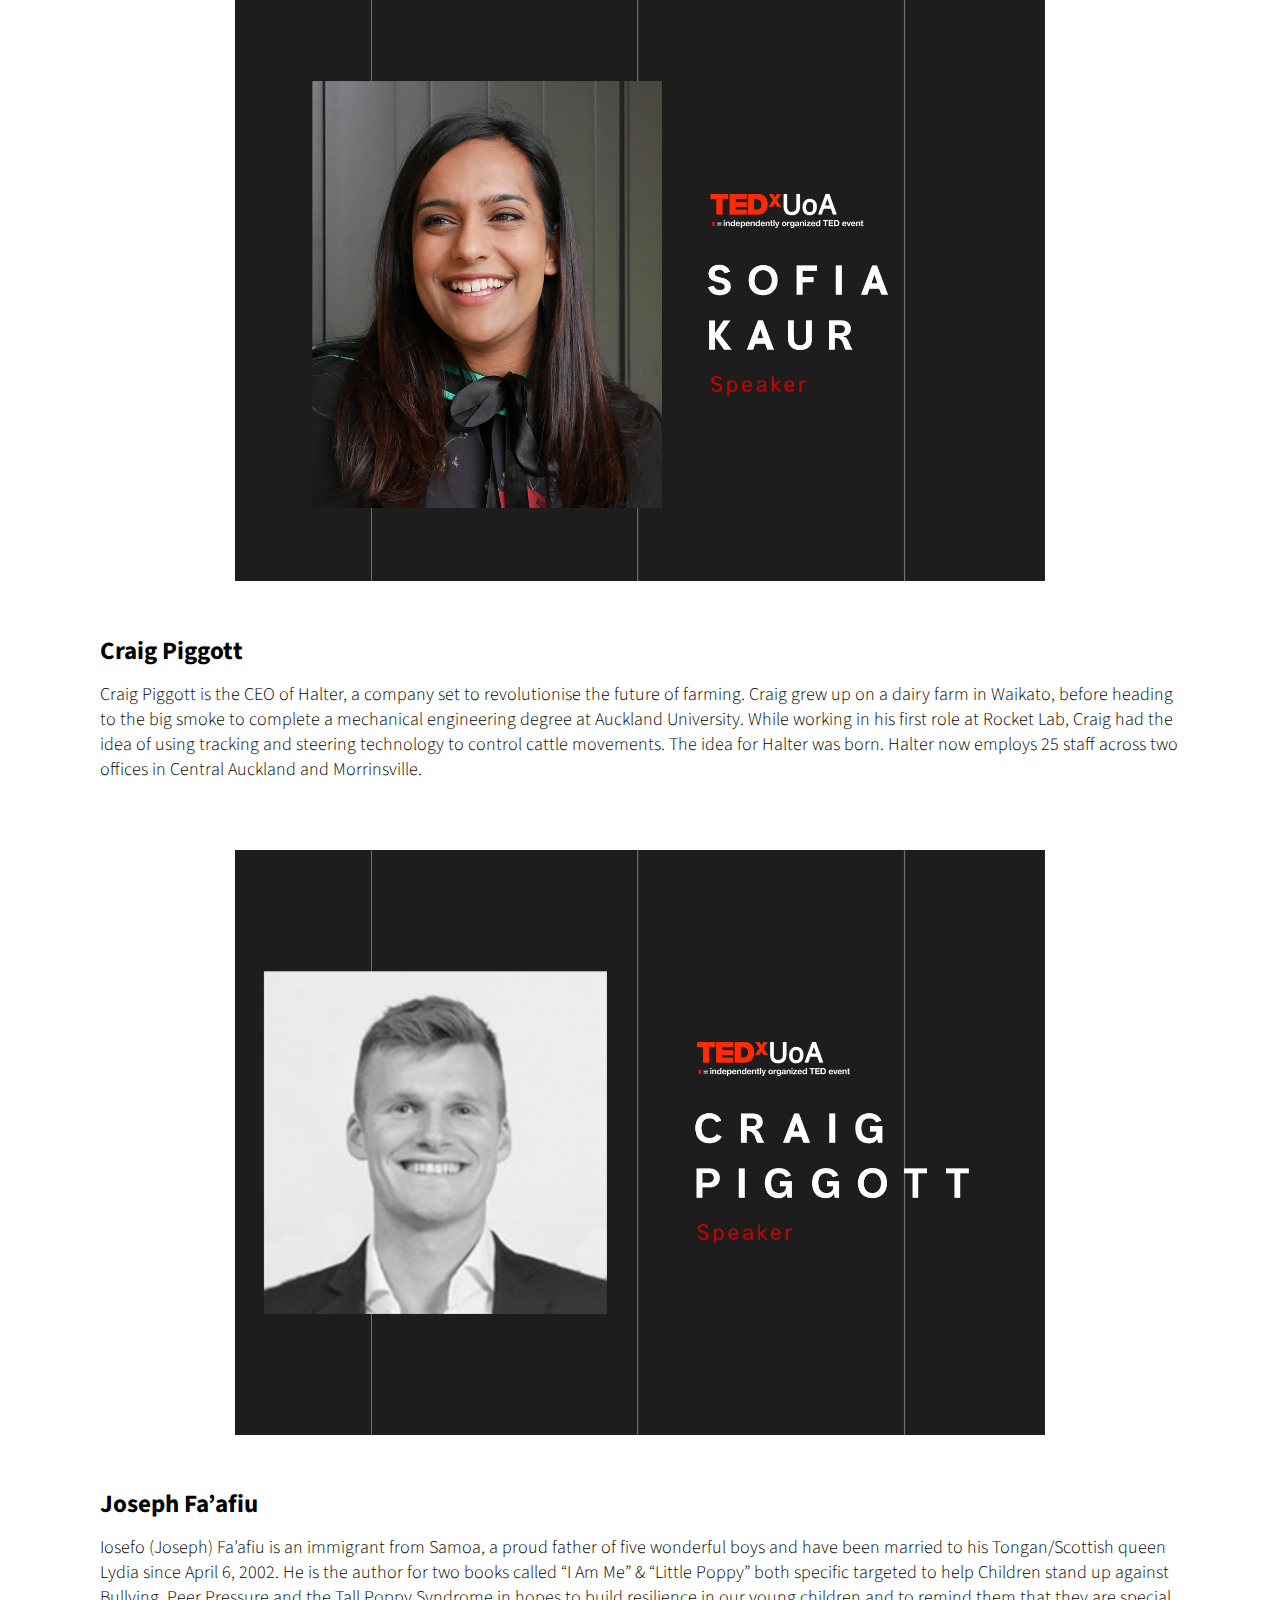
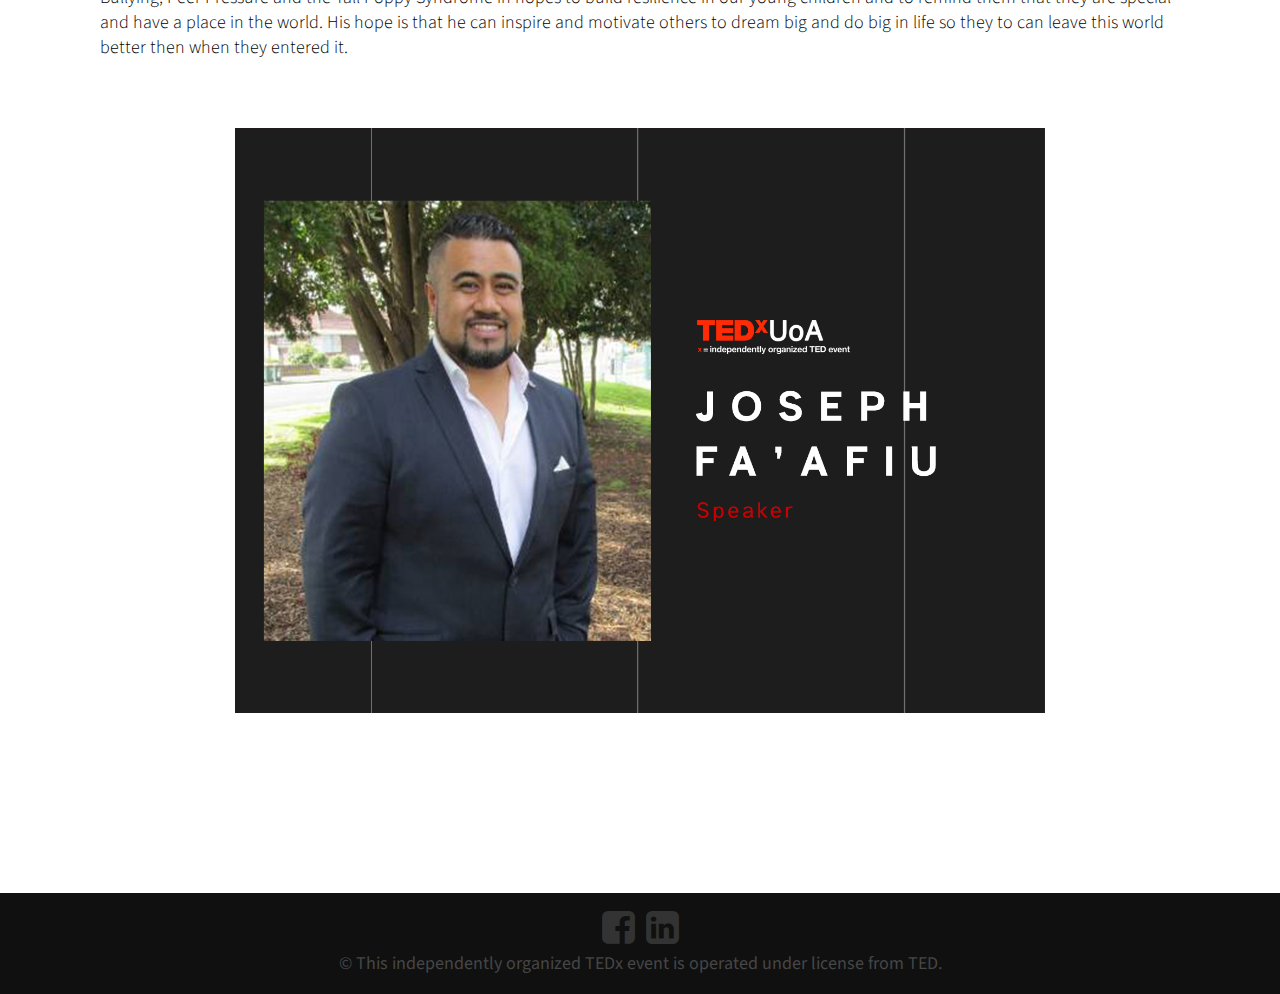
<file: post-speakers2018.html>
<!DOCTYPE html>
<html lang="en">
<head>
      <!-- Global site tag (gtag.js) - Google Analytics -->
    <script async src="https://www.googletagmanager.com/gtag/js?id=UA-118795218-1"></script>
    <script>
        window.dataLayer = window.dataLayer || [];
        function gtag(){dataLayer.push(arguments);}
        gtag('js', new Date());

        gtag('config', 'UA-118795218-1');
    </script>

      <meta charset="UTF-8">
      <script src='https://cdn.firebase.com/js/client/2.2.1/firebase.js'></script>
      <script src="https://ajax.googleapis.com/ajax/libs/jquery/1.9.1/jquery.min.js"></script>
      <link href="https://fonts.googleapis.com/css?family=Source+Sans+Pro:300,300i,400,400i,600,600i,700,700i" rel="stylesheet">
      <link href="https://maxcdn.bootstrapcdn.com/font-awesome/4.7.0/css/font-awesome.min.css" rel="stylesheet">
      
      <link rel="icon" href="favicon.ico" type="../image/x-icon" />
      <link rel="shortcut icon" href="favicon.ico" type="../image/x-icon" />

      <meta name="viewport" content="width=device-width, initial-scale=1.0">
      <meta http-equiv="X-UA-Compatible" content="ie=edge">
      <title>Posts</title>

      <link rel="stylesheet" href="./style.css">
      <link rel="stylesheet" href="./poststyle.css">
      <script src="side.js"></script>
</head>
<body>
    <div class="wrapper">
        <nav>

          <div class="menu-icon">
                <i class="fa fa-bars fa-2x"></i>  
          </div>         

            <div class="logoSide">
                  <a href="./index.html"><img src="./imgs/logo.png" alt="logo" class="logoSide"></a>
            </div>

          <div class="menu">
                <ul>
                        <li><a href="./index.html#sectionZero" class="link"></a></li>
                        <li><a href="./index.html#sectionOne" class="link">ABOUT</a></li>
                        <li><a href="./index.html#sectionTwo" class="link">PAST EVENT</a></li>
                        <li><a href="./index.html#sectionThree" class="link">EVENT 2018</a></li>
                        <li> <a href="./index.html#sectionFour" class="link">CONTACT US</a></li>
                        <li> <a href="./posts.html" class="link" style="color: #d20000">POSTS</a></li>
                        <li> <a href="./ted.html" class="link" >TED</a></li>
                </ul>
          </div>
        </nav>
    </div>

      <div id="subPostZero">
          <p style="text-align: center; padding-top: 50px; font-weight: 800; font-size: 40px; letter-spacing: 4px; word-wrap: break-word; ">Speakers of 2018</p>
          <div class="text">
              <p> We've released our speakers line up for 2018, check them out below!</p>
              
              <h5> Prof. Rosalind Archer </h5>
              <p>Prof. Rosalind Archer is Head of the Department of Engineering Science and Director of the Geothermal Institute.  She undertakes a broad range of work in the energy sector ranging from research using fundamental mathematics, to commercial consultancy and international aid projects.  Rosalind is the first female to become a Head of Department within the Faculty of Engineering.  Rosalind is leading a Faculty project to boost female enrolment to 33% by the year 2020 and she holds a chair supported by Mercury Energy.</p>
              <img class="speakers-img" src="imgs/speakers2018/Rosalind.png"/>
              
              
              <h5>Emily Gallagher</h5>
              <p>As a leader in the Conscious business movement, and founder of Business Coaching Company Conscious Boss, Emily Gallagher is on a mission to help change the habits, patterns & behaviors of our global community, through consciousness, social entrepreneurship & collaboration.

                Emily does this through her Conscious Boss Clique events across the world, coaching programmes, videos, podcast, speaking & personal philanthropic endeavours.
                
                Emily is based between NZ & the US & is passionate about taking the Conscious Boss movement global & sharing the trends in all things conscious business, living & leading.
              </p>
              <img class="speakers-img" src="imgs/speakers2018/Emily.png"/>
              
              
              <h5>Robert Bruce </h5>
              <p>
                    Robert Bruce is the adventure-loving entrepreneur behind the fast-growth social enterprise adventure group called Got To Get Out.
                    Got To Get Out’s mission is to inspire Kiwis (and new-Kiwis like international students) to get active, outdoors, exploring their backyard and making friends - all to help combat physical and mental health issues that are on the rise.
                    Since 2015 over 3,000 people have joined a Got To Get Out activity including hundreds of (often free) hikes, and even a trek to Mt Everest Base Camp in Nepal, where Robert first came up with the idea of GTGO after following in Sir Edmund Hillary’s footsteps.
                    Robert is passionate about socially worthwhile/purpose-driven enterprises, building communities, and using social media to get people off social media.
              </p>
              <img class="speakers-img" src="imgs/speakers2018/Robert.png"/>
              

              <h5>Sofia Kaur</h5>
              <p>
                    Sofia is a first-gen immigrant born of Panjab, raised by the south of Tamaki Makaurau and built by her diaspora. She is a high school teacher at Onehunga High School with a particular interest in the power of identity, whakapapa and being, in and outside of the classroom. Sofia is big on community (coaching BAD, an all-girls bhangra team and heading up the Auckland chapter of the Young Sikh Professionals Network) and is a loud advocate for young people making noise and creating impact.
              </p>
              <img class="speakers-img" src="imgs/speakers2018/Sofia.png"/>
              

              <h5>Craig Piggott</h5>
              <p>Craig Piggott is the CEO of Halter, a company set to revolutionise the future of farming. Craig grew up on a dairy farm in Waikato, before heading to the big smoke to complete a mechanical engineering degree at Auckland University. While working in his first role at Rocket Lab, Craig had the idea of using tracking and steering technology to control cattle movements. The idea for Halter was born. Halter now employs 25 staff across two offices in Central Auckland and Morrinsville.         
              </p>
              <img class="speakers-img" src="imgs/speakers2018/Craig.png"/>
              
              
              <h5>Joseph Fa’afiu</h5>
              <p>Iosefo (Joseph) Fa’afiu is an immigrant from Samoa, a proud father of five wonderful boys and have been married to his Tongan/Scottish queen Lydia since April 6,  2002. 
              He is the author for two books called “I Am Me” & “Little Poppy” both specific targeted to help Children stand up against Bullying, Peer Pressure and the Tall Poppy Syndrome in hopes to build resilience in our young children and to remind them that they are special and have a place in the world.
              His hope is that he can inspire and motivate others to dream big and do big in life so they to can leave this world better then when they entered it.
              </p>
              <img class="speakers-img" src="imgs/speakers2018/Joseph.png"/>
              
              

              <!--<p align="center"><iframe width="860" height="515" src="https://www.youtube.com/embed/JpCPwDeVErg" frameborder="0" allow="autoplay; encrypted-media" allowfullscreen></iframe></p>-->
          </div>
          

        </div> 

      <div id="sectionFive" div class="mydiv">

                  <div id="lab_social_icon_footer">                       
                        <a href="https://www.facebook.com/TEDxUoA/" target="_blank"><i id="social-fb" class="fa fa-facebook-square fa-3x social"></i></a>
                        <a href="https://www.linkedin.com/company/tedxuoa/" target="_blank"><i id="social-ln" class="fa fa-linkedin-square fa-3x social"></i></a>
                        <p>© This independently organized TEDx event is operated under license from TED.</p>
                  </div>
      </div>

      <a href="#" class="back-to-top" style="display:inline;">
            <i class="fa fa-angle-double-up"></i>   
      </a>


</body>
</html>
</file>
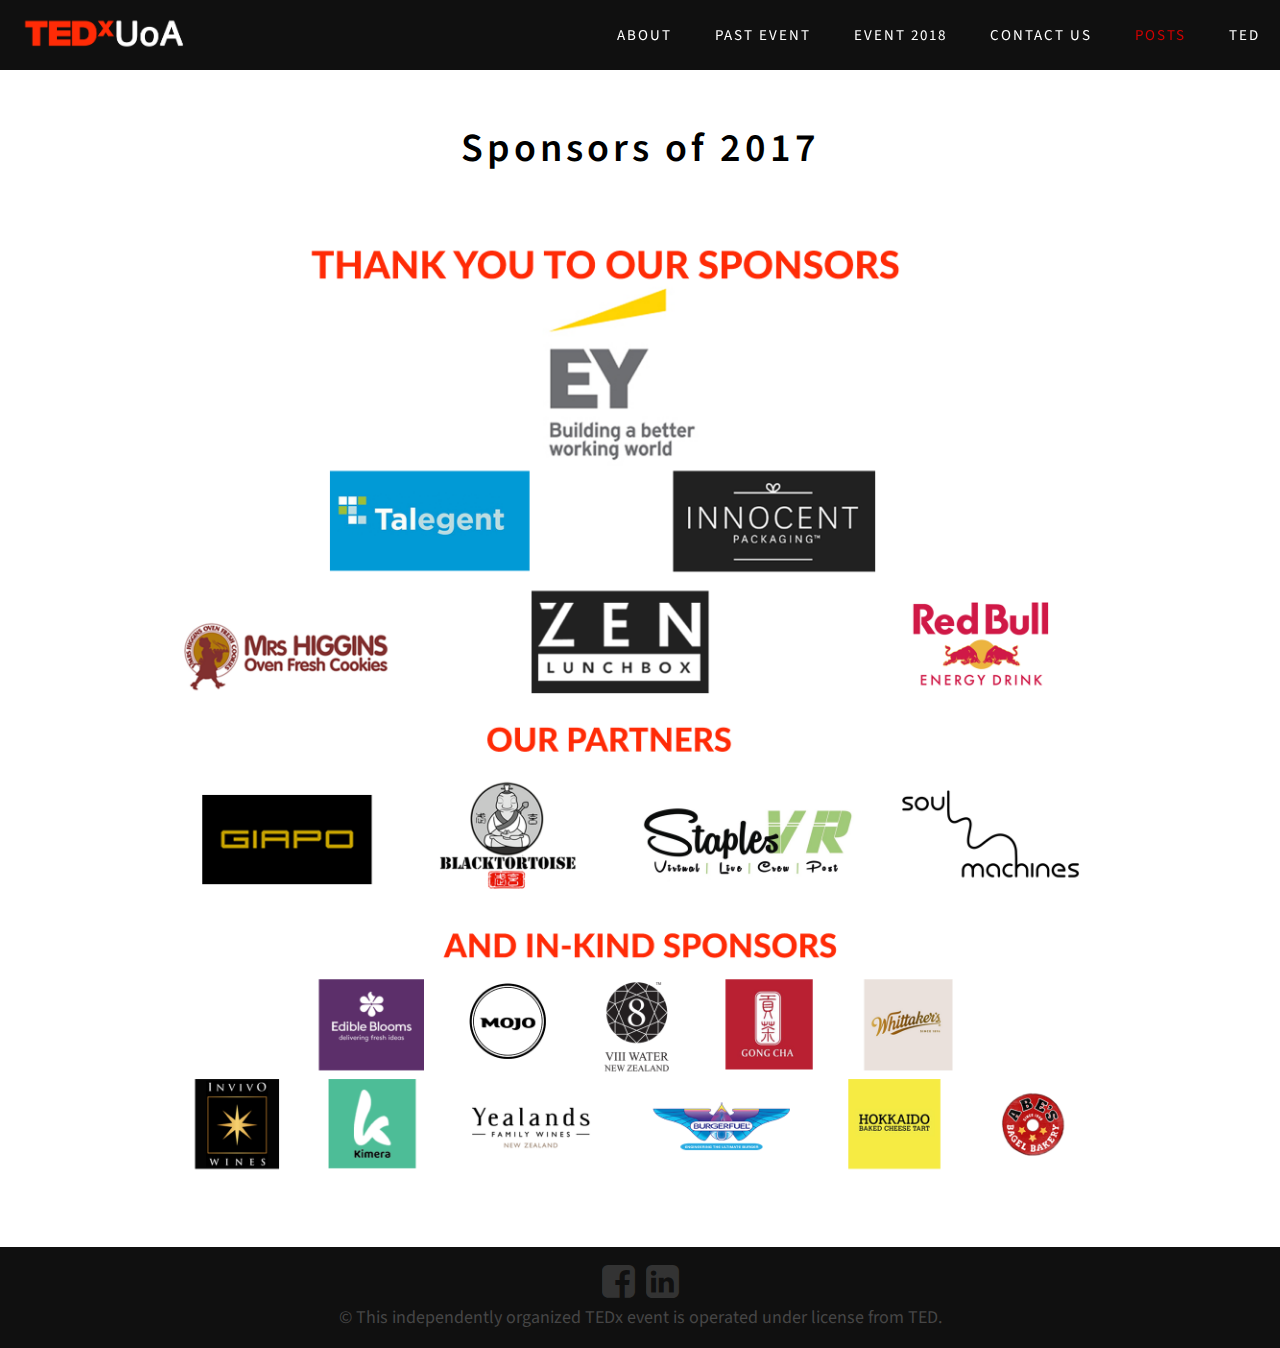
<file: post-sponsors.html>
<!DOCTYPE html>
<html lang="en">
<head>
      <!-- Global site tag (gtag.js) - Google Analytics -->
    <script async src="https://www.googletagmanager.com/gtag/js?id=UA-118795218-1"></script>
    <script>
        window.dataLayer = window.dataLayer || [];
        function gtag(){dataLayer.push(arguments);}
        gtag('js', new Date());

        gtag('config', 'UA-118795218-1');
    </script>

      <meta charset="UTF-8">
      <script src='https://cdn.firebase.com/js/client/2.2.1/firebase.js'></script>
      <script src="https://ajax.googleapis.com/ajax/libs/jquery/1.9.1/jquery.min.js"></script>
      <link href="https://fonts.googleapis.com/css?family=Source+Sans+Pro:300,300i,400,400i,600,600i,700,700i" rel="stylesheet">
      <link href="https://maxcdn.bootstrapcdn.com/font-awesome/4.7.0/css/font-awesome.min.css" rel="stylesheet">
      
      <link rel="icon" href="favicon.ico" type="../image/x-icon" />
      <link rel="shortcut icon" href="favicon.ico" type="../image/x-icon" />

      <meta name="viewport" content="width=device-width, initial-scale=1.0">
      <meta http-equiv="X-UA-Compatible" content="ie=edge">
      <title>Posts</title>

      <link rel="stylesheet" href="./style.css">
      <link rel="stylesheet" href="./poststyle.css">
      <script src="side.js"></script>
</head>
<body>
    <div class="wrapper">
        <nav>

          <div class="menu-icon">
                <i class="fa fa-bars fa-2x"></i>  
          </div>         

            <div class="logoSide">
                  <a href="./index.html"><img src="./imgs/logo.png" alt="logo" class="logoSide"></a>
            </div>

          <div class="menu">
                <ul>
                        <li><a href="./index.html#sectionZero" class="link"></a></li>
                        <li><a href="./index.html#sectionOne" class="link">ABOUT</a></li>
                        <li><a href="./index.html#sectionTwo" class="link">PAST EVENT</a></li>
                        <li><a href="./index.html#sectionThree" class="link">EVENT 2018</a></li>
                        <li> <a href="./index.html#sectionFour" class="link">CONTACT US</a></li>
                        <li> <a href="./posts.html" class="link" style="color: #d20000">POSTS</a></li>
                        <li> <a href="./ted.html" class="link" >TED</a></li>
                </ul>
          </div>
        </nav>
    </div>

      <div id="subPostZero">
          <p style="text-align: center; padding-top: 50px; font-weight: 600; font-size: 40px; letter-spacing: 4px; word-wrap: break-word; ">Sponsors of 2017</p>
          
          <img src="imgs/sponsors.png"/>
          

        </div> 

      <div id="sectionFive" div class="mydiv">

                  <div id="lab_social_icon_footer">                       
                        <a href="https://www.facebook.com/TEDxUoA/" target="_blank"><i id="social-fb" class="fa fa-facebook-square fa-3x social"></i></a>
                        <a href="https://www.linkedin.com/company/tedxuoa/" target="_blank"><i id="social-ln" class="fa fa-linkedin-square fa-3x social"></i></a>
                        <p>© This independently organized TEDx event is operated under license from TED.</p>
                  </div>
      </div>

      <a href="#" class="back-to-top" style="display:inline;">
            <i class="fa fa-angle-double-up"></i>   
      </a>


</body>
</html>
</file>
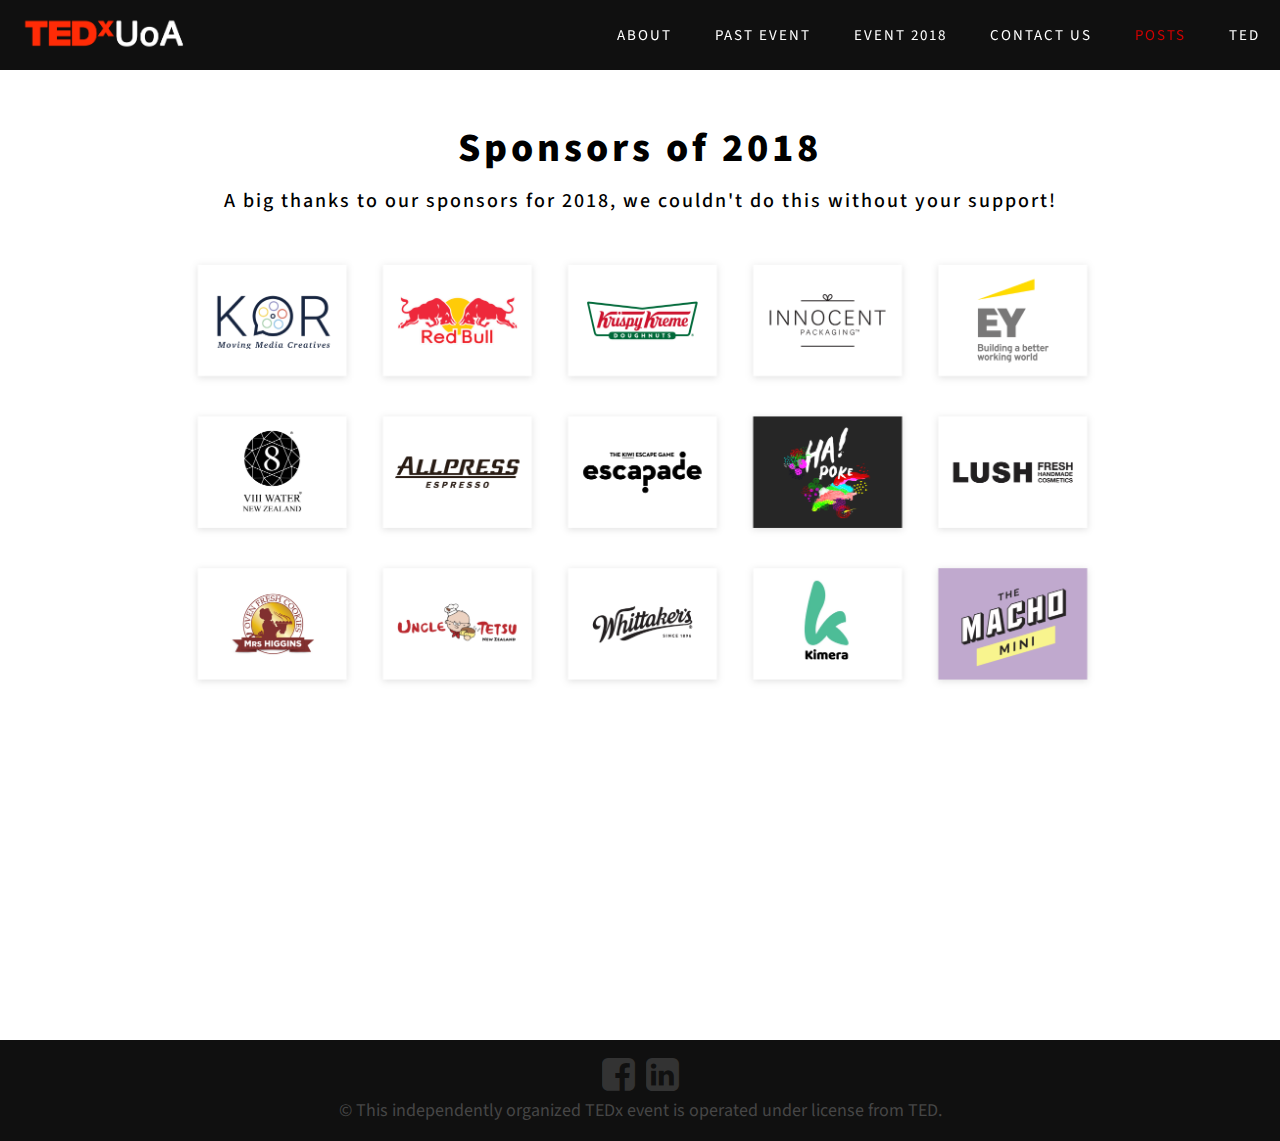
<file: post-sponsors2018.html>
<!DOCTYPE html>
<html lang="en">
<head>
      <!-- Global site tag (gtag.js) - Google Analytics -->
    <script async src="https://www.googletagmanager.com/gtag/js?id=UA-118795218-1"></script>
    <script>
        window.dataLayer = window.dataLayer || [];
        function gtag(){dataLayer.push(arguments);}
        gtag('js', new Date());

        gtag('config', 'UA-118795218-1');
    </script>

      <meta charset="UTF-8">
      <script src='https://cdn.firebase.com/js/client/2.2.1/firebase.js'></script>
      <script src="https://ajax.googleapis.com/ajax/libs/jquery/1.9.1/jquery.min.js"></script>
      <link href="https://fonts.googleapis.com/css?family=Source+Sans+Pro:300,300i,400,400i,600,600i,700,700i" rel="stylesheet">
      <link href="https://maxcdn.bootstrapcdn.com/font-awesome/4.7.0/css/font-awesome.min.css" rel="stylesheet">
      
      <link rel="icon" href="favicon.ico" type="../image/x-icon" />
      <link rel="shortcut icon" href="favicon.ico" type="../image/x-icon" />

      <meta name="viewport" content="width=device-width, initial-scale=1.0">
      <meta http-equiv="X-UA-Compatible" content="ie=edge">
      <title>Posts</title>

      <link rel="stylesheet" href="./style.css">
      <link rel="stylesheet" href="./poststyle.css">
      <script src="side.js"></script>
</head>
<body>
    <div class="wrapper">
        <nav>

          <div class="menu-icon">
                <i class="fa fa-bars fa-2x"></i>  
          </div>         

            <div class="logoSide">
                  <a href="./index.html"><img src="./imgs/logo.png" alt="logo" class="logoSide"></a>
            </div>

          <div class="menu">
                <ul>
                        <li><a href="./index.html#sectionZero" class="link"></a></li>
                        <li><a href="./index.html#sectionOne" class="link">ABOUT</a></li>
                        <li><a href="./index.html#sectionTwo" class="link">PAST EVENT</a></li>
                        <li><a href="./index.html#sectionThree" class="link">EVENT 2018</a></li>
                        <li> <a href="./index.html#sectionFour" class="link">CONTACT US</a></li>
                        <li> <a href="./posts.html" class="link" style="color: #d20000">POSTS</a></li>
                        <li> <a href="./ted.html" class="link" >TED</a></li>
                </ul>
          </div>
        </nav>
    </div>

      <div id="subPostZero">
          <p style="text-align: center; padding-top: 50px; font-weight: 800; font-size: 40px; letter-spacing: 4px; word-wrap: break-word; ">Sponsors of 2018</p>
          <p style="text-align: center;  font-weight: 500; font-size: 20px; margin-top: -30px; margin-bottom: 40px; letter-spacing: 2px; word-wrap: break-word;"> A big thanks to our sponsors for 2018, we couldn't do this without your support! </p>
          
          <img src="imgs/sponsors2018.png"/>
          

        </div> 

      <div id="sectionFive" div class="mydiv">

                  <div id="lab_social_icon_footer">                       
                        <a href="https://www.facebook.com/TEDxUoA/" target="_blank"><i id="social-fb" class="fa fa-facebook-square fa-3x social"></i></a>
                        <a href="https://www.linkedin.com/company/tedxuoa/" target="_blank"><i id="social-ln" class="fa fa-linkedin-square fa-3x social"></i></a>
                        <p>© This independently organized TEDx event is operated under license from TED.</p>
                  </div>
      </div>

      <a href="#" class="back-to-top" style="display:inline;">
            <i class="fa fa-angle-double-up"></i>   
      </a>


</body>
</html>
</file>
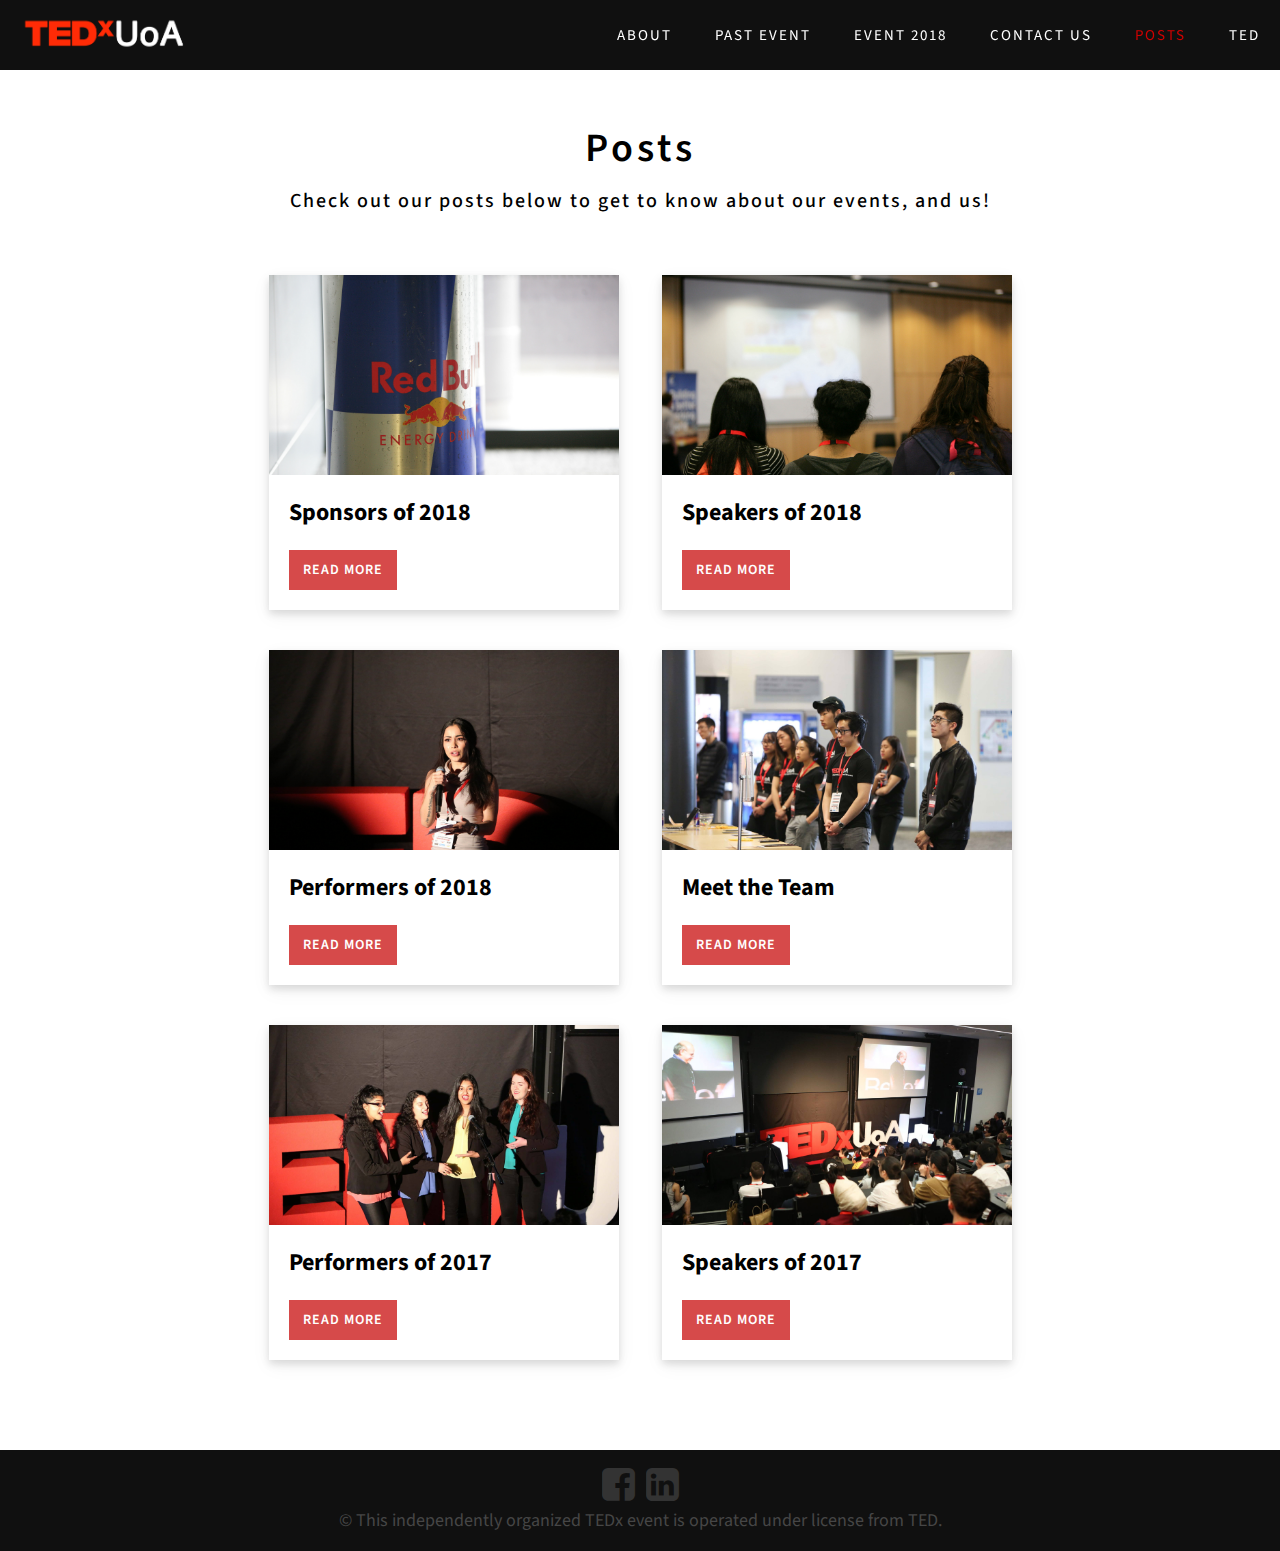
<file: posts.html>
<!DOCTYPE html>
<html lang="en">
<head>
      <!-- Global site tag (gtag.js) - Google Analytics -->
    <script async src="https://www.googletagmanager.com/gtag/js?id=UA-118795218-1"></script>
    <script>
        window.dataLayer = window.dataLayer || [];
        function gtag(){dataLayer.push(arguments);}
        gtag('js', new Date());

        gtag('config', 'UA-118795218-1');
    </script>

      <meta charset="UTF-8">
      <script src='https://cdn.firebase.com/js/client/2.2.1/firebase.js'></script>
      <script src="https://ajax.googleapis.com/ajax/libs/jquery/1.9.1/jquery.min.js"></script>
      <link href="https://fonts.googleapis.com/css?family=Source+Sans+Pro:300,300i,400,400i,600,600i,700,700i" rel="stylesheet">
      <link href="https://maxcdn.bootstrapcdn.com/font-awesome/4.7.0/css/font-awesome.min.css" rel="stylesheet">
      
      <link rel="icon" href="favicon.ico" type="image/x-icon" />
      <link rel="shortcut icon" href="favicon.ico" type="image/x-icon" />

      <meta name="viewport" content="width=device-width, initial-scale=1.0">
      <meta http-equiv="X-UA-Compatible" content="ie=edge">
      <title>Posts</title>

      <link rel="stylesheet" href="style.css">
      <link rel="stylesheet" href="poststyle.css">
      <script src="side.js"></script>
</head>
<body>
    <div class="wrapper">
        <nav>

          <div class="menu-icon">
                <i class="fa fa-bars fa-2x"></i>  
          </div>         

            <div class="logoSide">
                  <a href="index.html"><img src="imgs/logo.png" alt="logo" class="logoSide"></a>
            </div>

          <div class="menu">
                <ul>
                        <li><a href="index.html#sectionZero" class="link"></a></li>
                        <li><a href="index.html#sectionOne" class="link">ABOUT</a></li>
                        <li><a href="index.html#sectionTwo" class="link">PAST EVENT</a></li>
                        <li><a href="index.html#sectionThree" class="link">EVENT 2018</a></li>
                        <li> <a href="index.html#sectionFour" class="link">CONTACT US</a></li>
                        <li> <a href="posts.html" class="link" style="color: #d20000">POSTS</a></li>
                        <li> <a href="ted.html" class="link" >TED</a></li>
                </ul>
          </div>
        </nav>
    </div>

      <div id="subPostZero">
          <p style="text-align: center; padding-top: 50px; font-weight: 600; font-size: 40px; letter-spacing: 4px; word-wrap: break-word; ">Posts</p>
          <p style="text-align: center;  font-weight: 500; font-size: 20px; margin-top: -30px; margin-bottom: 40px; letter-spacing: 2px; word-wrap: break-word;">Check out our posts below to get to know about our events, and us!</p>
      
        <div id="container">
            <div class="post">
                <div class="imageContainer"><img class="image" src="./imgs/sponsor2018.jpg"></div>
                <div class="innerContainer">
                    <h2 class="postHeading">Sponsors of 2018</h2>
                    <a href="./post-sponsors2018.html" class="button">READ MORE</a> 
                </div>
            </div>
    
            <div class="post">
                <div class="imageContainer"><img class="image" src="./imgs/speaker2018.jpg"></div>
                <div class="innerContainer">
                    <h2 class="postHeading">Speakers of 2018</h2>
                    <a href="./post-speakers2018.html" class="button">READ MORE</a> 
                </div>
            </div>
    
            <div class="post">
                <div class="imageContainer"><img class="image" src="./imgs/perf2018.jpg"></div>
                <div class="innerContainer">
                    <h2 class="postHeading">Performers of 2018</h2>
                    <a href="./post-performers2018.html" class="button">READ MORE</a> 
                </div>
            </div>

            <div class="post">
                <div class="imageContainer"><img class="image" src="./imgs/team1.jpg"></div>
                <div class="innerContainer">
                    <h2 class="postHeading">Meet the Team</h2>
                    <a href="./post-meettheteam.html" class="button">READ MORE</a> 
                </div>
            </div>

            <div class="post">
                <div class="imageContainer"><img class="image" src="./imgs/performers.jpg"></div>
                <div class="innerContainer">
                    <h2 class="postHeading">Performers of 2017</h2>
                    <a href="./post-performers.html" class="button">READ MORE</a> 
                </div>
            </div>

            <div class="post">
                <div class="imageContainer"><img class="image" src="./imgs/speaker.jpg"></div>
                <div class="innerContainer">
                    <h2 class="postHeading">Speakers of 2017</h2>
                    <a href="./post-speakers.html" class="button">READ MORE</a> 
                </div>
            </div>

        </div>

      </div> 

      <div id="sectionFive" div class="mydiv">

                  <div id="lab_social_icon_footer">                       
                        <a href="https://www.facebook.com/TEDxUoA/" target="_blank"><i id="social-fb" class="fa fa-facebook-square fa-3x social"></i></a>
                        <a href="https://www.linkedin.com/company/tedxuoa/" target="_blank"><i id="social-ln" class="fa fa-linkedin-square fa-3x social"></i></a>
                        <p>© This independently organized TEDx event is operated under license from TED.</p>
                  </div>
      </div>

      <a href="#" class="back-to-top" style="display:inline;">
            <i class="fa fa-angle-double-up"></i>   
      </a>


</body>
</html>
</file>
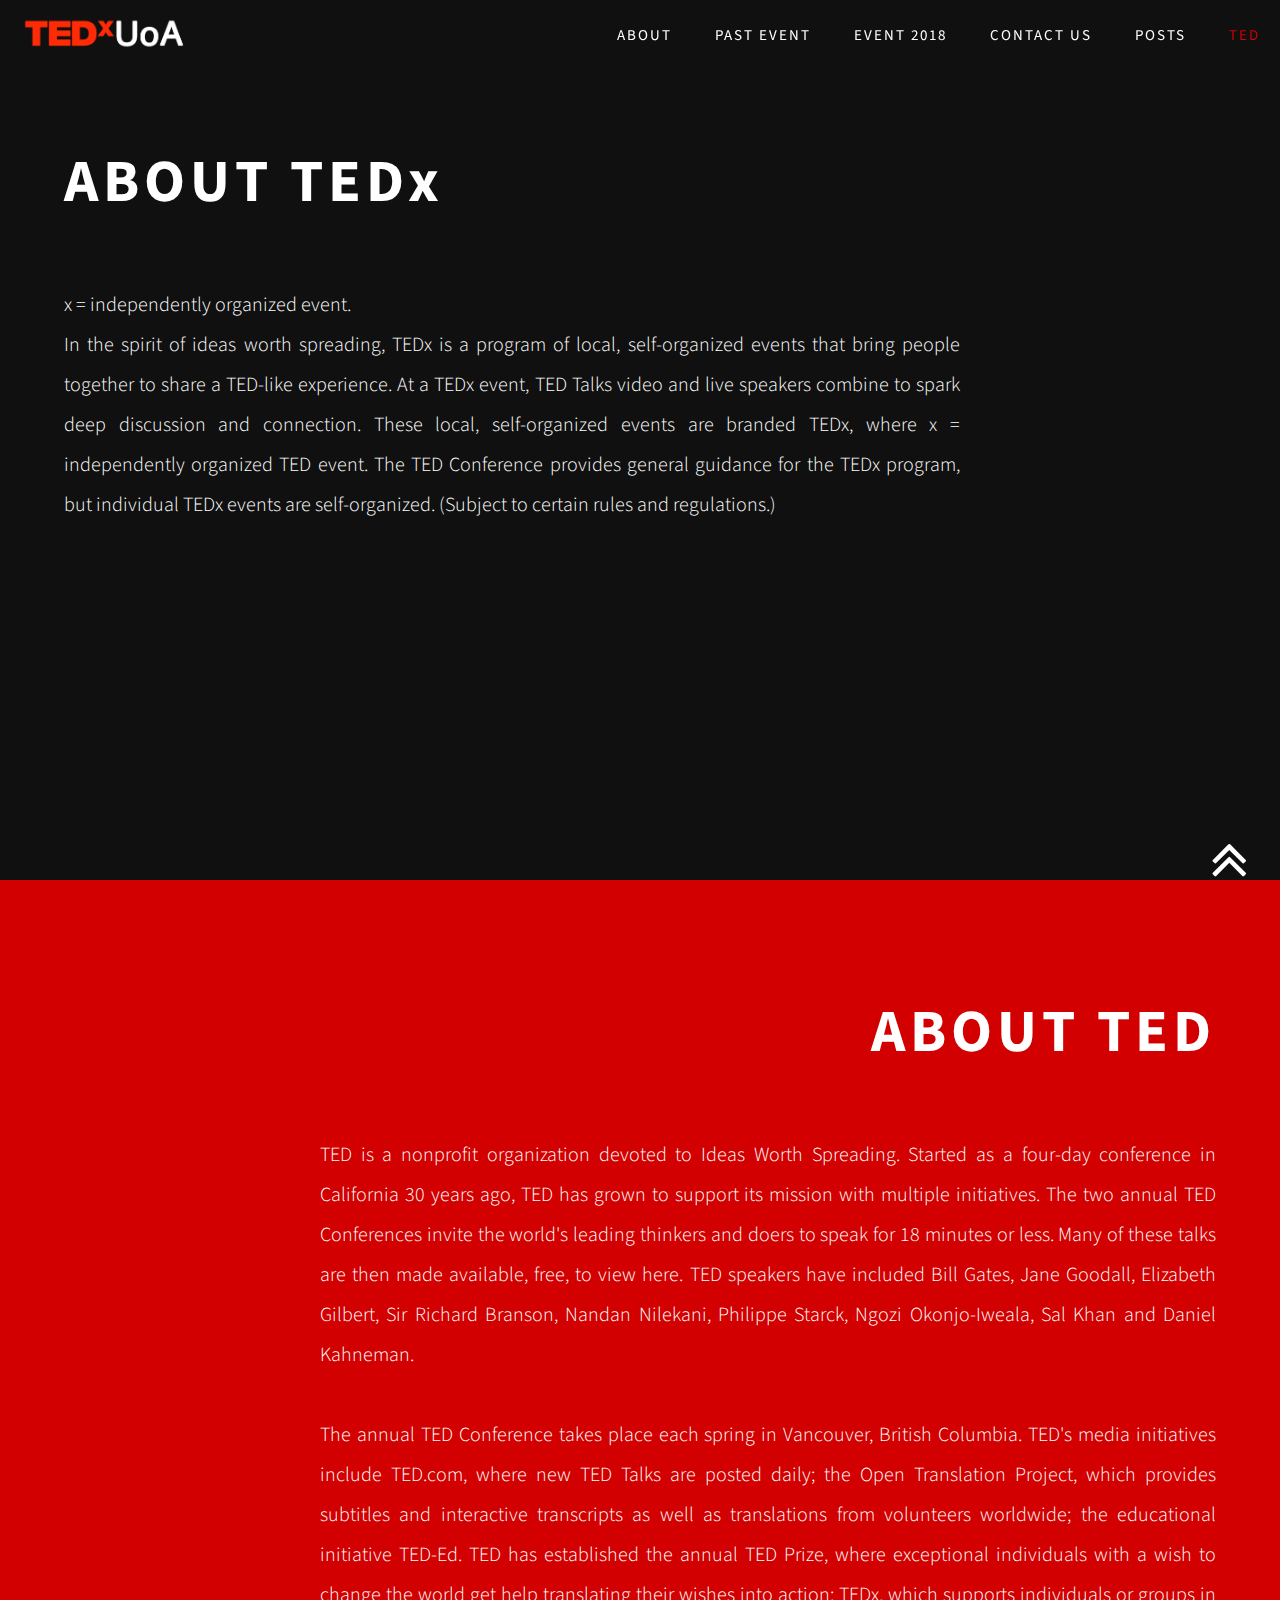
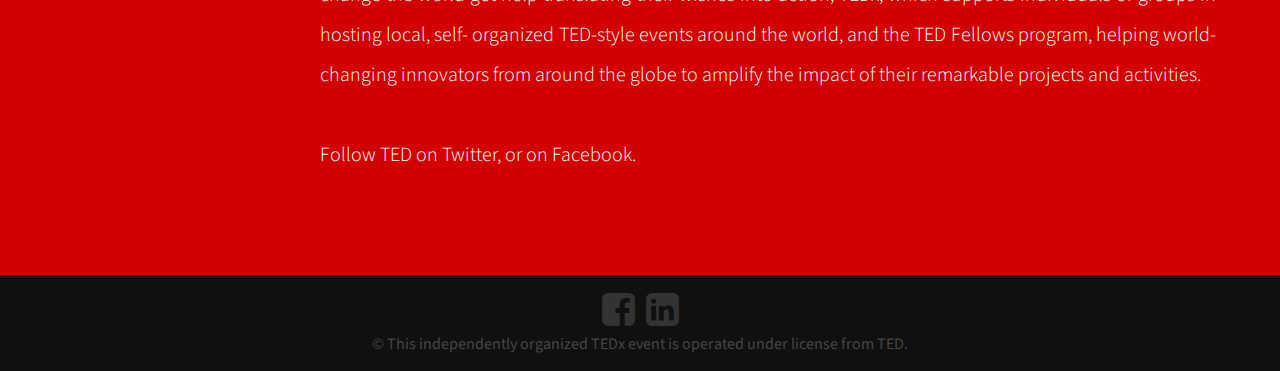
<file: ted.html>
<!DOCTYPE html>
<html lang="en">
<head>
    <!-- Global site tag (gtag.js) - Google Analytics -->
    <script async src="https://www.googletagmanager.com/gtag/js?id=UA-117110069-1"></script>
    <script>
            window.dataLayer = window.dataLayer || [];
            function gtag(){dataLayer.push(arguments);}
            gtag('js', new Date());

            gtag('config', 'UA-117110069-1');
    </script>

    <meta charset="UTF-8">
    <script src='https://cdn.firebase.com/js/client/2.2.1/firebase.js'></script>
    <script src="https://ajax.googleapis.com/ajax/libs/jquery/1.9.1/jquery.min.js"></script>
    <link href="https://fonts.googleapis.com/css?family=Source+Sans+Pro:300,300i,400,400i,600,600i,700,700i" rel="stylesheet">
    <link href="https://maxcdn.bootstrapcdn.com/font-awesome/4.7.0/css/font-awesome.min.css" rel="stylesheet">
    
    <link rel="icon" href="favicon.ico" type="image/x-icon" />
    <link rel="shortcut icon" href="favicon.ico" type="image/x-icon" />

    <meta name="viewport" content="width=device-width, initial-scale=1.0">
    <meta http-equiv="X-UA-Compatible" content="ie=edge">
    <title>More Info</title>

    <link rel="stylesheet" href="style.css">
    <link rel="stylesheet" href="substyle.css">
    <script src="side.js"></script>
</head>
<body>
    <div class="wrapper">
        <nav>

          <div class="menu-icon">
                <i class="fa fa-bars fa-2x"></i>  
          </div>         

          <div class="logoSide">
                 <a href="index.html"><img src="imgs/logo.png" alt="logo" class="logoSide"></a>
          </div>

          <div class="menu">
                <ul>
                        <li><a href="index.html#sectionZero" class="link"></a></li>
                        <li><a href="index.html#sectionOne" class="link">ABOUT</a></li>
                        <li><a href="index.html#sectionTwo" class="link">PAST EVENT</a></li>
                        <li><a href="index.html#sectionThree" class="link">EVENT 2018</a></li>
                        <li> <a href="index.html#sectionFour" class="link">CONTACT US</a></li>
                        <li> <a href="posts.html" class="link">POSTS</a></li>
                        <li> <a href="ted.html" class="link" style="color: #d20000">TED</a></li>
                </ul>
          </div>
        </nav>
    </div>

    <div id="subSectionZero" div class="mydiv">
            <div id="subHeading"><p>ABOUT TEDx</p></div>
            <div id="subContent">
                <p>x = independently organized event. <br>
                    In the spirit of ideas worth spreading, TEDx is a program of local, 
                    self-organized events that bring people together to share a TED-like experience. 
                    At a TEDx event, TED Talks video and 
                    live speakers combine to spark deep 
                    discussion and connection. These local, self-organized events are branded 
                    TEDx, where x = independently 
                    organized TED event. The TED Conference provides 
                    general guidance for the TEDx program, but individual 
                    TEDx events are self-organized.
                    (Subject to certain rules and regulations.)
                </p>
            </div>
    </div>
    

    <div id="subSectionOne"div class="mydiv">
        <div id="subHeadingOne"><p>ABOUT TED</p></div>
        <div id="subContentOne">
            <p>TED is a nonprofit organization devoted to Ideas Worth Spreading. 
                Started as a four-day conference in California 30 years ago, 
                TED has grown to support its mission with multiple initiatives. 
                The two annual TED
                Conferences invite the world's leading thinkers and doers to speak for 18 minutes
                 or less. Many of these talks are then 
                 made available, free, to view <a href="https://www.ted.com/" target="_blank">here</a>. 
                 TED speakers have included Bill Gates, Jane Goodall, 
                 Elizabeth Gilbert, Sir Richard Branson, 
                 Nandan Nilekani, Philippe Starck, Ngozi Okonjo-Iweala, Sal Khan and Daniel Kahneman. <br><br>
                    The annual TED Conference takes place each spring in 
                    Vancouver, British Columbia. TED's media initiatives include 
                    TED.com, 
                    where new TED Talks are posted daily; 
                    the Open Translation Project, which provides subtitles and interactive transcripts 
                    as well as translations from volunteers worldwide;
                    the educational initiative TED-Ed. 
                    TED has established the annual 
                    TED Prize, where exceptional individuals with a wish to 
                    change the world get help translating their wishes into action; TEDx,
                     which supports individuals or groups in hosting local, 
                     self- organized TED-style 
                     events around the world, and the TED Fellows program, 
                     helping world-changing innovators
                      from around the globe to amplify the impact of their remarkable projects and activities. <br><br>
                    Follow TED on <a href="http://twitter.com/TEDTalks" target="_blank">Twitter</a>, 
                     or on <a href="http://www.facebook.com/TED" target="_blank">Facebook</a>.</p>
        </div>
    </div>

    <div id="sectionFive" div class="mydiv">

            <div id="lab_social_icon_footer">                       
                  <a href="https://www.facebook.com/TEDxUoA/" target="_blank"><i id="social-fb" class="fa fa-facebook-square fa-3x social"></i></a>
                  <a href="https://www.linkedin.com/company/tedxuoa/" target="_blank"><i id="social-ln" class="fa fa-linkedin-square fa-3x social"></i></a>
                  <p>© This independently organized TEDx event is operated under license from TED.</p>
            </div>
    </div>

    <a href="#" class="back-to-top" style="display:inline;">
        <i class="fa fa-angle-double-up"></i>   
    </a>
  
</body>
</html>
</file>
<file: style.css>
/*red #d20000 */
/*charcoal #101010*/
/* padding-bottom usually prevents elements from falling out of a section when resized */
/* padding-top/bottom: 60px; - accounts for nav */

html, body {
      margin: 0;
      padding: 0;
      width: 100%;
      font-family: 'Source Sans Pro', sans-serif;
      overflow-x: hidden;
}

body {
      font-weight: 300;
      background-color: #101010;
}

::selection {
      background: #d64a4a; 
}
::-moz-selection {
      background: #d64a4a; 
}


.logo {
      width: 170px;
      height: 35px;
      position: fixed;
      float: left;
      margin: 8px 10px;
}


/* for side page logos like 'ted' and 'posts' - used as .logo class has specified
functionality in js file */

.logoSide {
      width: 170px;
      height: 35px;
      position: fixed;
      float: left;
      margin: 8px 10px;
}


nav {
      position: fixed;
      width: 100%;
      /* z-index ensures the element is always on top */
      z-index: 4;
}

/*styling of the nav bar on desktop view - mobile is under @media */
nav ul {
      line-height: 40px;
      overflow: hidden;
      text-align: right;
      margin: 0;
      transition: 1s;
}

nav.black ul {
      background: #101010;
}

nav ul li {
      display: inline-block;
      padding: 15px 20px;
}

nav ul li a {
      position: relative;
      padding-bottom: 15px;
      letter-spacing: 2px;
      font-size: 15px;
      line-height: 16px;
      font-weight: 400;
      color: white;
      text-decoration: none;
}

/* creating the line when nav element is hovered on */
nav ul li a::before {
      content: '';
      position: absolute;
      bottom: 3px;
      height: 2px;
      width: 100%;
      background-color: #d20000;
      transform: scale(0, 1);
      transition: transform 0.2s ease-out;
}

nav ul li a:hover {
      text-decoration: none;
      color: #d20000;
      transition: 0.5s;
}

nav ul li a:hover::before { 
      transform: scale(1, 1);
}

.menu-icon {
      line-height: 40px;
      background: #101010;
      text-align: right;
      padding: 15px;
      cursor: pointer;
      color: #fff;
      display: none;
}

/* min-height and width are pretty much the building blocks of each section */

/*#sectionZero,#sectionOne,#sectionTwo,#sectionThree,#sectionFour,#sectionFive,#sectionSix {
      min-height: 100vh;
      width: 100%;
}*/

/*WEBSITE BANNER - hero image */
#sectionZero {
      background: url(imgs/banner.jpg) no-repeat 50% 50%;
      background-size: cover;
      min-height: 100vh;
       /* -60PX ensures the banner and nav are all the way at the top once the banner text is added */
       margin-top: -60px;
       /* -60PX bottom ensures theres no gap between the banner and sectionOne */
       margin-bottom: -60px;
       /* navbar is approx 70px high so you're accounting for that */
}

/* padding stuff in #bannerText will harm the nav, so do that under bannerText p */
#bannerText {
      text-align: center;
      color: white;
      /*shadow needed to see text over image */
      text-shadow: 2px 2px 20px rgb(0, 0, 0);
      
}

#bannerText p {
      padding-top: 400px;
      letter-spacing: 3px;
      font-weight: 600;
      font-size:60px;
      /*line-height: 80px; */
      letter-spacing: 20px;  
}

/* ABOUT SECTION */
#sectionOne {
      background-color: #101010;
      background-size: cover;
      margin-top: 0px;
      min-height: 100vh;
}

.heading {
      /* margin top removes the white space between sections once text is added */
      margin-top: 0px;
      padding-top: 50px;
      color: white;
      font-size:60px;
      font-weight: bold;
      text-align: center;
      letter-spacing: 5px;
      word-wrap: break-word;
}

.contentOne p {  
      text-align: justify;
      color: white;
      font-size: 20px;
      line-height: 40px;
      padding-right: 25%;
      padding-left: 25%;      
      
}

/* buttons used are defined here */
.button {
      color: #FFF;
      border: 2px solid #d20000;
      padding: 18px 30px;
      display: inline-block;
      font-size: 15px;
      letter-spacing: 1px;
      text-decoration: none;
      cursor: pointer;
      box-shadow: inset 0 0 0 0 #d20000;
      transition: ease-out 0.8s;
      margin-right: 10px;
      font-weight: 400;
}
    
.button:hover {
      box-shadow: inset 400px 0 0 0 #d20000;
}    
    
.buttonContainer {
      width: 100%;
      margin: 20px auto 0 auto;
      text-align: center;
      padding-bottom: 60px;
}

/* button container for the banner button */
.buttonContainer2 {
      width: 100%;
      margin-top: -40px;
      text-align: center;
      /* padding bottom prevents the button from falling out of the section when the 
      screen becomes too small */
      padding-bottom: 60px;
}

/* button & button container for the whakapapa section */
.buttonContainer3 {
      text-align: right;
      padding-right: 75px;
}

.button3 {
      color: #FFF;
      border: 2px solid #FFF;
      padding: 18px 30px;
      display: inline-block;
      font-size: 15px;
      letter-spacing: 1px;
      text-decoration: none;
      cursor: pointer;
      box-shadow: inset 0 0 0 0 #FFF;
      transition: ease-out 0.8s;
      margin-right: 10px;
      font-weight: 400;
}
    
.button3:hover {
      box-shadow: inset 400px 0 0 0 #FFF;
      color: #d20000;
}    

/* WHAKAPAPA SECTION */
 #sectionTwo::selection{
      background: blue;
}

#sectionTwo {
      background-color: #d20000;
      min-height: 100vh;
      margin-top: 0px;
      max-width:100%;
}


.flex-container {
      display: -ms-flexbox;
      display: -webkit-flex;
      display: flex;
      -webkit-flex-direction: row;
      -ms-flex-direction: row;
      flex-direction: row;
      -webkit-flex-wrap: wrap;
      -ms-flex-wrap: wrap;
      flex-wrap: wrap;
      -webkit-align-items: flex-start;
      -ms-flex-align: start;
      align-items: flex-start;
      padding-right: 10px;

}

.flex-item {
      -webkit-order: 0;
      -ms-flex-order: 0;
      order: 0;
      -webkit-flex: 1 0 auto;
      -ms-flex: 1 0 auto;
      flex: 1 0 auto;
      -webkit-align-self: auto;
      -ms-flex-item-align: auto;
      align-self: auto;
      margin: 15px 0 5px 5px;
}

#rightSide {
      width: 10%;
      display: inline-block;
}

#leftSide {
      width: 10%;
      /*positioning triangle */
      padding-top: 310px;
      text-align: center;
      color: white; 
      font-size: 40px;      
}

#leftSide p {
      margin: -115px;
      text-align: center;
      font-weight: 600;
      /* centres it within the triangle */
      margin-left: -140px;
      color: white;
      font-size: 20px;
}

/* triangle animation */
.fa-play {
      -webkit-text-fill-color: transparent;
      -webkit-text-stroke-width: 3px;
      -webkit-text-stroke-color: white;
      cursor: pointer;
      transition: transform 300ms ease-in-out;
}

.fa-play:hover {
      /*Move right*/
      transform: translateX(40px);      
}

.headingRight {
      padding-top: 50px;
      margin-top: 0px;
      padding-right: 90px;
      color: white;
      font-size:60px;
      font-weight: bold;
      text-align: right;
      letter-spacing: 5px;
      word-wrap: break-word;
}

.headingRight p {
      /* reduces space between heading and content */
      margin-bottom: -0px;
}

#contentRight {
      padding-bottom: 200px;
}

#contentRight p {  
      text-align: justify;
      color: white;
      font-size: 20px;
      line-height: 40px;
      padding-right: 90px;
      padding-left: 5%;
      padding-bottom: 10px;     
}

/* EVENT 2018 */
#sectionThree {
      margin-top: 0px;
      background: linear-gradient(rgba(0, 0, 0, 0.1), rgba(0,0,0,1)), url(imgs/event2018.jpg) no-repeat 50% 50%;
      background-size: cover;      
      padding-bottom: 1px;
      min-height: 100vh;      
}

/*ensures the text isn't skewed - don't worry about it now */
#noSkew {
      padding-top: 20px;
      display: block;  
}

#noSkew p {   
      
      font-weight: 700;
      font-size:60px;
      line-height: 80px;      
      color: white;
      display: block;
}

.textType {  
      text-align: center;
      padding-top: 100px;
      letter-spacing: 3px;
}


/* CONTACT FORM */
#sectionFour {
      background: rgba(0,0,0,1);
      margin-top: 0px;
      background-size: cover;
      min-height: 100vh;
}

form {
      text-align: center;
      font-family: 'Source Sans Pro', sans-serif;
      padding-bottom: 50px;
}


#sectionFour .heading {
      color: #d20000;
      padding-bottom: 0px;
}

.feedback-input {
      color:#d20000;
      font-size: 20px;
      line-height: 22px;
      background-color: transparent;
      border: none;
      border-bottom: 1px solid #d20000;
      transition: all 0.3s;
      padding: 13px;
      margin-bottom: 15px;
      width:50%;
      box-sizing: border-box;
      outline:0;
}
    
.feedback-input:focus { 
      border-bottom: 1px solid #d20000; 
}
    
textarea {
      height: 150px;
      line-height: 150%;
      resize:vertical;
}

/* styling the submit button like the other buttons */
[type="submit"] {
      margin-top: 10px;
      color: #FFF;
      border: 2px solid #d20000;
      background: transparent;
      padding: 18px 30px;
      display: inline-block;
      font-size: 15px;
      letter-spacing: 1px;
      text-decoration: none;
      cursor: pointer;
      box-shadow: inset 0 0 0 0 #d20000;
      transition: ease-out 0.8s;
      margin-right: 10px;
      font-weight: 400;
}

[type="submit"]:hover {
      box-shadow: inset 400px 0 0 0 #d20000;
}    


/* FOOTER */
#sectionFive {
      background-color: #101010;
      margin-top: 0px;
      background-size: cover;
      min-height: 5vh;
}

#sectionFive p {
      color: rgb(70, 70, 70);
      text-align: center;
      font-weight: 400;
      /*padding ensures when the browser is small the text isn't on the very edge */
      padding-left: 10px;
      padding-right: 10px;
      margin-top: 0px;
}

/* styling + animating the icons */
#lab_social_icon_footer {
      padding-top: 10px;
      text-align: center;
}
    
#lab_social_icon_footer a {
      color: #333;
}
    
#lab_social_icon_footer .social:hover {
      -webkit-transform: scale(1.1);
      -moz-transform: scale(1.1);
      -o-transform: scale(1.1);
      transform: scale(1.1);
}
    
#lab_social_icon_footer .social {
      -webkit-transform: scale(0.8);
      -moz-transform: scale(0.8);
      -o-transform: scale(0.8);
      -webkit-transition-duration: 0.5s;
      -moz-transition-duration: 0.5s;
      -o-transition-duration: 0.5s;
      transform: scale(0.8);
      transition-duration: 0.5s;
}

#lab_social_icon_footer #social-fb:hover {
      color: #3B5998;
}
    
#lab_social_icon_footer #social-ln:hover {
      color: #0077B5;
}


/* scroll up arrow for side pages like posts, ted */
.back-to-top {
      background: none;     
      margin: 0; 
      position: fixed;  
      bottom: 0;            
      right: 0;            
      width: 70px;            
      height: 70px;            
      z-index: 100;            
      display: none;            
      text-decoration: none;            
      color: #ffffff;
}
             
.back-to-top i {
      font-size: 60px;
}


/* countdown settings */
.container {
      background-color: black;    
      padding-top: 20px;
      border-radius: 10px 0px 0px 0px; 
      margin: 0; 
      position: fixed;  
      bottom: 0;            
      right: 0;        
      z-index: 100; 
      text-align: right;
      display: block;
      transition: all 0.4s ease-in-out;
      height: 200px;
}

.hide {
      height: 50px;
}

.countdown {
      display: inline-block;
      font-size: 20px;
      list-style-type: none;
      padding: 1em;
      text-transform: uppercase;
      color: white;
      letter-spacing: 3px;
      text-align: left;
}


.countdown span {
      display: block;
      font-size: 40px;
      
}

.container h1 {
      color: white;
      font-weight: 600;
      letter-spacing: 3px;
      padding-left: 60px;
      margin-bottom: -20px;
      text-align: left;
}

#toggleEvent {
      width: 30px;
      height: 5px;
      padding-right: 30px;
}

#toggleEvent:hover {
      cursor:pointer;
}

/* for devices with a large screen */
@media(min-width: 1350px) {
      /* move text and button up on hero img */
      #bannerText p {
            padding-top: 500px;
            
      }

      .buttonContainer2 {
            padding-bottom: 150px;
      }
      
}


@media(max-height: 780px) {
      /* 'about' less height */
      .heading {
            padding-top: 20px;
            padding-bottom: 0px;
      }

      /* 'whakapapa' less height */
      #leftSide {
            margin-top: 0px;
            margin-bottom: 0px;
      }
}

@media(max-height: 650px) {
      /* text and button on banner image need to move up => done with padding-top */
      #bannerText p {     
            padding-top: 30%;
      }
}


@media(max-width: 1300px) {
       /* Whakapapa section @media */
      .flex-container {
            -webkit-flex-direction: column;
            flex-direction: column;
      }

      .flex-item {
            -webkit-order: 0;
            -ms-flex-order: 0;
            order: 0;
            -webkit-flex: none;
            -ms-flex: none;
            flex: none;
            -webkit-align-self: center;
            -ms-flex-item-align: center;
            align-self: center;
            margin: 0px 0px 0px 0px;
            
            /* move the bottom text up */
            margin-bottom: -250px;   
      }

      #rightSide {
            width: 100%;
            display: inline-block;
            padding-bottom: 200px;
      }

      .headingRight {
            text-align: center;
            padding-right: 0px;   
      }
      
      #contentRight {
            padding-bottom: 200px;
            padding-left: 0px;
            padding-right: 0px;            
      }
      
      #contentRight p {  
            text-align: justify;
            color: white;
            font-size: 20px;
            line-height: 40px;
            padding-right: 0px;
            /* very important for whakapapa section when resized */
            padding-right: 25%;
            padding-left: 25%;           
      }

      .buttonContainer3 {
            text-align: center;
            padding-right: 0px;
      }
      
      #leftSide {
            width: 50%;
            /* controls how close the whakapapa title is to the triangle */
            margin-bottom: 200px;

            /* controls how far the triangle is from the top of the section */
            margin-top: -150px;
      
            text-align: center;
            color: white; 
            font-size: 40px;      
      }
      
      #leftSide p {
            text-align: center;
            font-weight: 600;
      
            /* centres it within the triangle */
            margin-left: -140px;
      
            color: white;
            font-size: 20px;
      }

      
}

@media(max-width: 920px) {
      /* mobile nav */
      .logo {
            position: fixed;
            top: 0;
            margin: 16px 10px;
      }

      .logoSide {
            position: fixed;
            top: 0;
            margin: 16px 10px;
      }

      nav ul {
            max-height: 0px;
            background: #101010;
            margin-top: -40px;
            padding-bottom: 20px; 
            
            /* I think this centers the nav on mobile screens */
            padding-right: 0px; 
            padding-left: 0px;
            padding-top: 0px;
      }

      nav.black ul {
            background: #101010;
      }

      .showing {
            max-height: 34em;
      }

      nav ul li {
            width: 100%;
            padding-bottom: 0px;
            padding-top: 0px;
            padding-left: 0px;
            text-align: center;
      }

      nav ul li a {
            position: relative;
      }

      .menu-icon {
            display: block;
      }

      /* About section */
      .heading p {
            padding-top: 40px;
      }

      .contentOne p { 
            text-align: justify;
            color: white;
            font-size: 20px;
            line-height: 40px;
            padding-right: 15%;
            padding-left: 15%;            
      }

      /* Button on banner */
      .buttonContainer2 {
            padding-bottom: 60px;
      }
     
      /* whakapapa media section */
      #contentRight p {  
            /* very important for whakapapa section when resized */
            padding-right: 15%;
            padding-left: 15%;
      }
}

@media (max-height: 650px) and (min-width: 650px) {
      .contentOne p {   
            padding-bottom: 10px;
      }

      .buttonContainer {
            padding-bottom: 60px;
      }

      .buttonContainer2 {     
            padding-bottom: 100px;
      }     
}

@media (max-width: 650px) {
      .buttonContainer2 {
            padding-bottom: 100px;
      }
}

@media(max-width: 550px) {
      .heading p {
            padding-top: 10px;
      }

      .contentOne p {
            text-align: justify;
            color: white;
            font-size: 20px;
            line-height: 40px;
            padding-right: 5%;
            padding-left: 5%;
            padding-bottom: 10px;
      }


      #contentRight p {  
            /* very important for whakapapa section when resized */
            padding-right: 5%;
            padding-left: 5%;
      }

      .buttonContainer {
            padding-bottom: 60px;
      }

      .buttonContainer2 {
            padding-bottom: 100px;
      }
}


@media(max-width: 350px) {
      .heading p {
            padding-top: 10px;
      }

      .contentOne p {
            text-align: justify;
            color: white;
            font-size: 20px;
            line-height: 40px;
            padding-right: 2%;
            padding-left: 2%;
            padding-bottom: 20px;
      }

      .headingRight {
            word-break: break-all;
      }

      #contentRight p {  
            /* very important for whakapapa section when resized */
            padding-right: 2%;
            padding-left: 2%;
      }

      .buttonContainer {
            padding-bottom: 60px;
      }

      .buttonContainer2 {
            padding-bottom: 100px;
      }

      /* make banner smaller */
      #bannerText p {     
            padding-top: 40%;
            letter-spacing: 3px;
            font-weight: 600;
            font-size: 40px;
            line-height: 60px;      
            padding-bottom: 20px;
      }
}
</file>
<file: poststyle.css>
#subPostZero {
  margin: 0px;
  background-size: cover;
  width: 100%;
  min-height: 100vh;
  margin-top: 70px;
  background-color: white;
  padding-bottom: 70px;
}
.post {
  box-shadow: 0 4px 8px 0 rgba(0, 0, 0, 0.13), 0 6px 20px 0 rgba(0, 0, 0, 0.048);
  width: 350px;
  display: inline-block;
  margin: 20px;
}
.postHeading {
  margin-top: 0px;
}
#container {
  width: 90%;
  margin: auto;
  text-align: center;
}
.image {
  width: 100%;  
}
.imageContainer {
  height: 200px;
  overflow: hidden;
}
.innerContainer {
  padding: 20px;
  text-align: left;
}
.button {
  background-color: #d64a4a;
  border: none;
  color: white;
  padding: 10px 14px;
  text-align: center;
  text-decoration: none;
  display: inline-block;
  font-size: 14px;
  font-weight: 600;
}
@media(max-width: 888px) {
  /* text and button on banner image need to move up => done with padding-top */
  .post {     
    width: 90%;
  }
  .imageContainer {
    height: 250px;
  }
}

.featureImageContainer {
  height: 550px;
  overflow: hidden;
  z-index: -1;
}
#featureImage {
  z-index: -1;
  width: 100%;
}

.text {
  margin: 100px;
}
h5 {
  font-size: 25px;
  margin-bottom: -5px;
}
p {
  font-size: 18px;
}
iframe {
  margin: 50px;
  width: 70%;
  height: 415px;
}
img {
  display: block;
  margin-left: auto;
  margin-right: auto;
  width: 75%;
}

.speakers-img {
  padding-top: 50px; 
  padding-bottom: 10px;
}
</file>
<file: substyle.css>
/*nav + footer are styled in style.css, banner image and after are done here */

html, body {
    margin: 0;
    padding: 0;
    width: 100%;
    font-family: 'Source Sans Pro', sans-serif;
    
}

body {
    font-weight: 300;
    background: #101010;
}


#subSectionZero {
    background-color: #101010;
    margin: 0px;
    
    background-size: cover;
    width: 100%;

    min-height: 100vh;

     /* -60PX ENSURES THE BANNER AND NAV ARE ALL THE WAY AT THE TOP ONCE BANNER TEXT IS ADDED*/
     margin-top: 0px;
     /* -60PX BOTTOM ENSURES THERES NO GAP BETWEEN BANNER AND SECTION ONE*/
     margin-bottom: 0px;
     /*NAVBAR IS 70PX HIGH SO YOU'RE ACCOUNTING FOR THAT*/

}

#subContent p {
    text-align: justify;
    color: white;
    font-size: 20px;
    line-height: 40px;
    padding-right: 25%;
    padding-left: 5%;
    padding-bottom: 100px;
}


#subHeading {
    /* margin top removes the white space between sections once text is added */
    margin-top: 0px;
    padding-top: 80px;
    /*padding-bottom: 10px;*/
    color: white;
    font-size:60px;
    font-weight: bold;
    text-align: left;
    letter-spacing: 5px;
    padding-right: 25%;
    padding-left: 5%;
}

#subSectionOne {
    background-color: #d20000;
    margin: 0px;
    background-size: cover;
    width: 100%;
    min-height: 100vh;

     /* without margin top+bottom theres odd white space between sections and navbar */
     margin-top: -20px;
     margin-bottom: -20px;
}

#subContentOne p {
    text-align: justify;
    color: white;
    font-size: 20px;
    line-height: 40px;
    padding-right: 5%;
    padding-left: 25%;
    padding-bottom: 100px;
}

#subContentOne a {
    text-decoration: none;
    color: white;
}

#subContentOne a:hover {
    text-decoration: none;
    color: lightcoral;
}

#subHeadingOne {
    /* margin top removes the white space between sections once text is added */
    margin-top: 0px;
    padding-top: 50px;
    /*padding-bottom: 10px;*/
    color: white;
    font-size:60px;
    font-weight: bold;
    text-align: right;
    letter-spacing: 5px;
    padding-right: 5%;
    padding-left: 25%;
}

@media(max-width: 920px) {
    #subContent p {
        text-align: justify;
        color: white;
        font-size: 20px;
        line-height: 40px;
        padding-right: 25%;
        padding-left: 25%;
        padding-bottom: 100px;
    }   
    
    #subHeading {
        /* margin top removes the white space between sections once text is added */
        margin-top: 0px;
        padding-top: 50px;
        color: white;
        font-size:60px;
        font-weight: bold;
        text-align: center;
        letter-spacing: 25px;
        padding-right: 25%;
        padding-left: 25%;
    }

    #subContentOne p {
        text-align: justify;
        color: white;
        font-size: 20px;
        line-height: 40px;
        padding-right: 25%;
        padding-left: 25%;
        padding-bottom: 100px;  
    }
    
    
    #subHeadingOne {
        /* margin top removes the white space between sections once text is added */
        margin-top: 0px;
        padding-top: 50px;
        color: white;
        font-size:60px;
        font-weight: bold;
        text-align: center;
        letter-spacing: 25px;
        padding-right: 25%;
        padding-left: 25%;
    }

}

@media(max-width: 650px){
    #subContent p {
        text-align: justify;
        color: white;
        font-size: 20px;
        line-height: 40px;
        padding-right: 5%;
        padding-left: 5%;
        padding-bottom: 100px;
    }
    
    
    #subHeading {
        /* margin top removes the white space between sections once text is added */
        margin-top: 0px;
        padding-top: 50px;
        
        color: white;
        font-size:60px;
        font-weight: bold;
        text-align: center;
        letter-spacing: 25px;
        padding-right: 5%;
        padding-left: 5%;
    }

    #subContentOne p {
        text-align: justify;
        color: white;
        font-size: 20px;
        line-height: 40px;
        padding-right: 5%;
        padding-left: 5%;
        padding-bottom: 100px;
        
    }
    
    #subHeadingOne {
        /* margin top removes the white space between sections once text is added */
        margin-top: 0px;
        padding-top: 50px;
        padding-bottom: 10px;
        color: white;
        font-size:60px;
        font-weight: bold;
        text-align: center;
        letter-spacing: 25px;
        padding-right: 5%;
        padding-left: 5%;
    }

}
</file>
